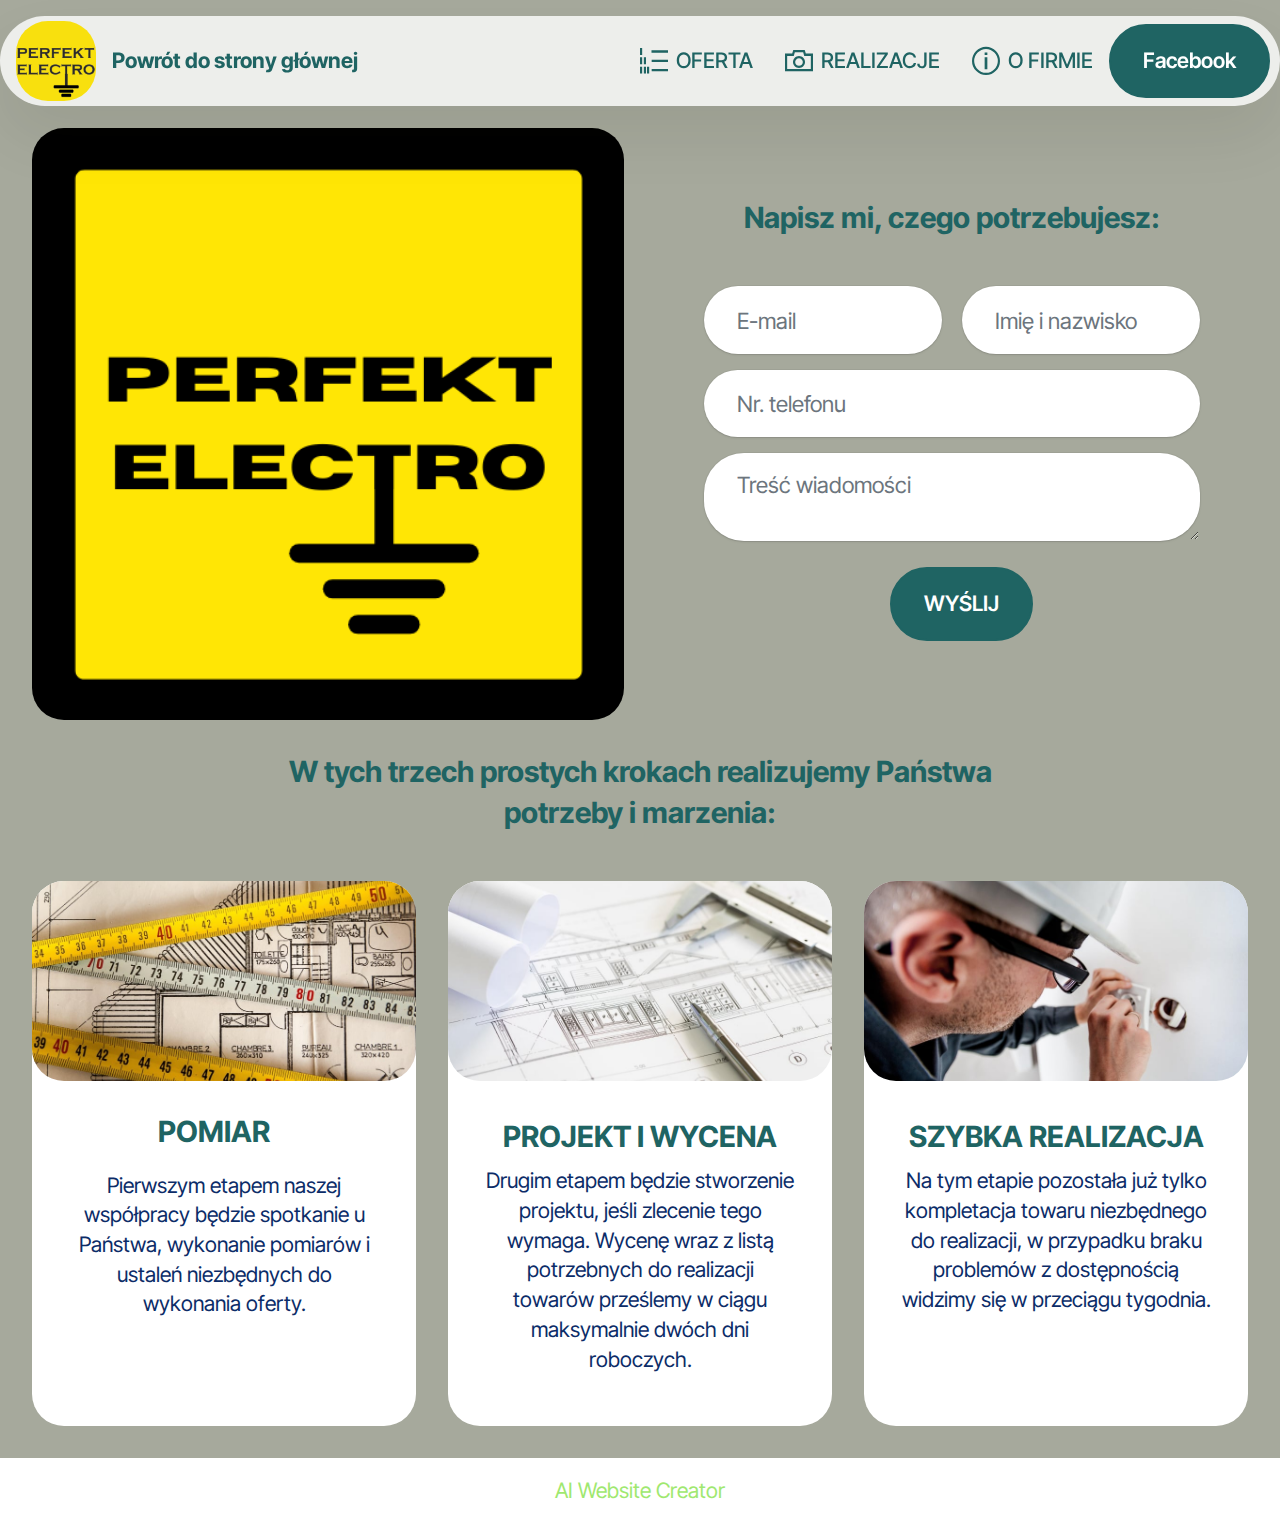
<file: index.html>
<!DOCTYPE html>
<html  >
<head>
  <!-- Site made with Mobirise Website Builder v6.0.1, https://mobirise.com -->
  <meta charset="UTF-8">
  <meta http-equiv="X-UA-Compatible" content="IE=edge">
  <meta name="generator" content="Mobirise v6.0.1, mobirise.com">
  <meta name="viewport" content="width=device-width, initial-scale=1, minimum-scale=1">
  <link rel="shortcut icon" href="assets/images/ver.2-kwadrat.png-2-160x160.png" type="image/x-icon">
  <meta name="description" content="Witajcie na stronie firmy Perfekt Electro!">
  
  
  <title>Strona główna</title>
  <link rel="stylesheet" href="assets/web/assets/mobirise-icons2/mobirise2.css">
  <link rel="stylesheet" href="assets/bootstrap/css/bootstrap.min.css">
  <link rel="stylesheet" href="assets/bootstrap/css/bootstrap-grid.min.css">
  <link rel="stylesheet" href="assets/bootstrap/css/bootstrap-reboot.min.css">
  <link rel="stylesheet" href="assets/dropdown/css/style.css">
  <link rel="stylesheet" href="assets/theme/css/style.css">
  <link rel="preload" href="https://fonts.googleapis.com/css?family=Inter+Tight:100,200,300,400,500,600,700,800,900,100i,200i,300i,400i,500i,600i,700i,800i,900i&display=swap" as="style" onload="this.onload=null;this.rel='stylesheet'">
  <noscript><link rel="stylesheet" href="https://fonts.googleapis.com/css?family=Inter+Tight:100,200,300,400,500,600,700,800,900,100i,200i,300i,400i,500i,600i,700i,800i,900i&display=swap"></noscript>
  <link rel="preload" as="style" href="assets/mobirise/css/mbr-additional.css?v=zYg9H3"><link rel="stylesheet" href="assets/mobirise/css/mbr-additional.css?v=zYg9H3" type="text/css">

  
  
  
</head>
<body>
  
  <section data-bs-version="5.1" class="menu menu5 cid-uHaiH87n0l" once="menu" id="menu05-4">
	

	<nav class="navbar navbar-dropdown navbar-fixed-top navbar-expand-lg">
		<div class="container">
			<div class="navbar-brand">
				<span class="navbar-logo">
					<a href="index.html">
						<img src="assets/images/ver.2-kwadrat.png-2-160x160.png" alt="Mobirise Website Builder" style="height: 5rem;">
					</a>
				</span>
				<span class="navbar-caption-wrap"><a class="navbar-caption text-warning text-primary display-7" href="index.html">Powrót do strony głównej</a></span>
			</div>
			<button class="navbar-toggler" type="button" data-toggle="collapse" data-bs-toggle="collapse" data-target="#navbarSupportedContent" data-bs-target="#navbarSupportedContent" aria-controls="navbarNavAltMarkup" aria-expanded="false" aria-label="Toggle navigation">
				<div class="hamburger">
					<span></span>
					<span></span>
					<span></span>
					<span></span>
				</div>
			</button>
			<div class="collapse navbar-collapse" id="navbarSupportedContent">
				<ul class="navbar-nav nav-dropdown" data-app-modern-menu="true"><li class="nav-item">
						<a class="nav-link link text-warning text-primary display-4" href="page5.html" aria-expanded="false"><span class="mobi-mbri mobi-mbri-numbered-list mbr-iconfont mbr-iconfont-btn"></span>OFERTA</a>
					</li><li class="nav-item">
						<a class="nav-link link text-warning text-primary display-4" href="page4.html"><span class="mobi-mbri mobi-mbri-camera mbr-iconfont mbr-iconfont-btn"></span>REALIZACJE</a>
					</li><li class="nav-item"><a class="nav-link link text-warning text-primary display-4" href="page6.html"><span class="mobi-mbri mobi-mbri-info mbr-iconfont mbr-iconfont-btn"></span>O FIRMIE</a></li></ul>
				<div class="navbar-buttons mbr-section-btn"><a class="btn btn-warning display-4" href="https://www.facebook.com/profile.php?id=61574977557838" target="_blank">Facebook</a></div>
			</div>
		</div>
	</nav>
</section>

<section data-bs-version="5.1" class="form03 cid-uHadAnmjvW" id="form03-3">
    

    

    <div class="container">
        <div class="row justify-content-center">
            <div class="col-12 col-lg item-wrapper">
                <div class="mbr-section-head mb-5">
                    <h3 class="mbr-section-title mbr-fonts-style align-center mb-0 display-5"><strong>Napisz mi, czego potrzebujesz:</strong></h3>
                    
                </div>
                <div class="col-lg-12 mx-auto mbr-form" data-form-type="formoid">
                    <form action="https://mobirise.eu/" method="POST" class="mbr-form form-with-styler" data-form-title="Form Name"><input type="hidden" name="email" data-form-email="true" value="Ax4ZWdJPJ0G+K/v1TFTJmCFPjTGAg2bi81nyu+3apjz3uXGn8TjcBDFKchI7oucgJRocdbo6Er5r2DZzj4Yrn26cIWSh/hvc7tkVHiQ/Y9zB5zmxyhMvyzFt7iLZuLCc">
                        <div class="row">
                            <div hidden="hidden" data-form-alert="" class="alert alert-success col-12">Firma Perfekt Electro dziękuje za kontakt!</div>
                            <div hidden="hidden" data-form-alert-danger="" class="alert alert-danger col-12">
                                Oops...! some problem!
                            </div>
                        </div>
                        <div class="dragArea row">
                            <div class="col-md col-sm-12 form-group mb-3 mb-3" data-for="name">
                                <input type="text" name="name" placeholder="Imię i nazwisko" data-form-field="name" class="form-control" value="" id="name-form03-3">
                            </div>
                            <div class="col-md col-sm-12 form-group mb-3 mb-3" data-for="email">
                                <input type="email" name="email" placeholder="E-mail" data-form-field="email" class="form-control" value="" id="email-form03-3">
                            </div>
                            <div class="col-12 form-group mb-3 mb-3" data-for="phone">
                                <input type="tel" name="phone" placeholder="Nr. telefonu" data-form-field="phone" class="form-control" value="" id="phone-form03-3">
                            </div>
                            <div class="col-12 form-group mb-3 mb-3" data-for="textarea">
                                <textarea name="textarea" placeholder="Treść wiadomości" data-form-field="textarea" class="form-control" id="textarea-form03-3"></textarea>
                            </div>
                            <div class="col-lg-12 col-md-12 col-sm-12 align-center mbr-section-btn"><button type="submit" class="btn btn-warning display-7">
                                    WYŚLIJ</button></div>
                        </div>
                    </form>
                </div>


            </div>
            <div class="col-12 col-lg-6">
                <div class="image-wrapper">
                    <img class="w-100" src="assets/images/perfekt-electro.png-500x500.png" alt="Mobirise Website Builder">
                </div>
            </div>

        </div>
    </div>
</section>

<section data-bs-version="5.1" class="features6 start cid-uHad7AL0p4" id="features06-2">
	
	
	<div class="container-fluid">
		<div class="row justify-content-center">
			<div class="col-12 content-head">
				<div class="mbr-section-head mb-5">
					
					<h5 class="mbr-section-subtitle mbr-fonts-style align-center mb-0 mt-4 display-5"><strong>
						W tych trzech prostych krokach realizujemy Państwa potrzeby i marzenia:</strong></h5>
					
				</div>
			</div>
		</div>
		<div class="row">
			<div class="item features-image col-12 col-md-6 col-lg-4">
				<div class="item-wrapper">
					<div class="item-img">
						<img src="assets/images/mbr-816x555.jpg" alt="Mobirise Website Builder">
					</div>
					<div class="item-content">
						<h5 class="item-title mbr-fonts-style display-5"><p><strong>POMIAR</strong>&nbsp; &nbsp;</p></h5>
						<p class="mbr-text mbr-fonts-style display-7">Pierwszym etapem naszej współpracy będzie spotkanie u Państwa, wykonanie pomiarów i ustaleń niezbędnych do wykonania oferty.</p>
						
					</div>
				</div>
			</div>
			<div class="item features-image col-12 col-md-6 col-lg-4">
				<div class="item-wrapper">
					<div class="item-img">
						<img src="assets/images/mbr-816x544.jpg" alt="Mobirise Website Builder">
					</div>
					<div class="item-content">
						<h5 class="item-title mbr-fonts-style display-5"><strong>PROJEKT I WYCENA</strong></h5>
						<p class="mbr-text mbr-fonts-style display-7">Drugim etapem będzie stworzenie projektu, jeśli zlecenie tego wymaga. Wycenę wraz z listą potrzebnych do realizacji towarów prześlemy w ciągu maksymalnie dwóch dni roboczych.</p>
						
					</div>
				</div>
			</div>
			<div class="item features-image col-12 col-md-6 col-lg-4">
				<div class="item-wrapper">
					<div class="item-img">
						<img src="assets/images/mbr-816x543.jpg" alt="Mobirise Website Builder">
					</div>
					<div class="item-content">
						<h5 class="item-title mbr-fonts-style display-5"><strong>SZYBKA REALIZACJA</strong></h5>
						<p class="mbr-text mbr-fonts-style display-7">Na tym etapie pozostała już tylko kompletacja towaru niezbędnego do realizacji, w przypadku braku problemów z dostępnością widzimy się w przeciągu tygodnia.</p>
						
					</div>
				</div>
			</div>
		</div>
	</div>
</section><section class="display-7" style="padding: 0;align-items: center;justify-content: center;flex-wrap: wrap;    align-content: center;display: flex;position: relative;height: 4rem;"><a href="https://mobiri.se/" style="flex: 1 1;height: 4rem;position: absolute;width: 100%;z-index: 1;"><img alt="" style="height: 4rem;" src="[data-uri]"></a><p style="margin: 0;text-align: center;" class="display-7">&#8204;</p><a style="z-index:1" href="https://mobirise.com/builder/ai-website-creator.html">AI Website Creator</a></section><script src="assets/bootstrap/js/bootstrap.bundle.min.js"></script>  <script src="assets/smoothscroll/smooth-scroll.js"></script>  <script src="assets/ytplayer/index.js"></script>  <script src="assets/dropdown/js/navbar-dropdown.js"></script>  <script src="assets/theme/js/script.js"></script>  <script src="assets/formoid/formoid.min.js"></script>  
  
  
</body>
</html>
</file>
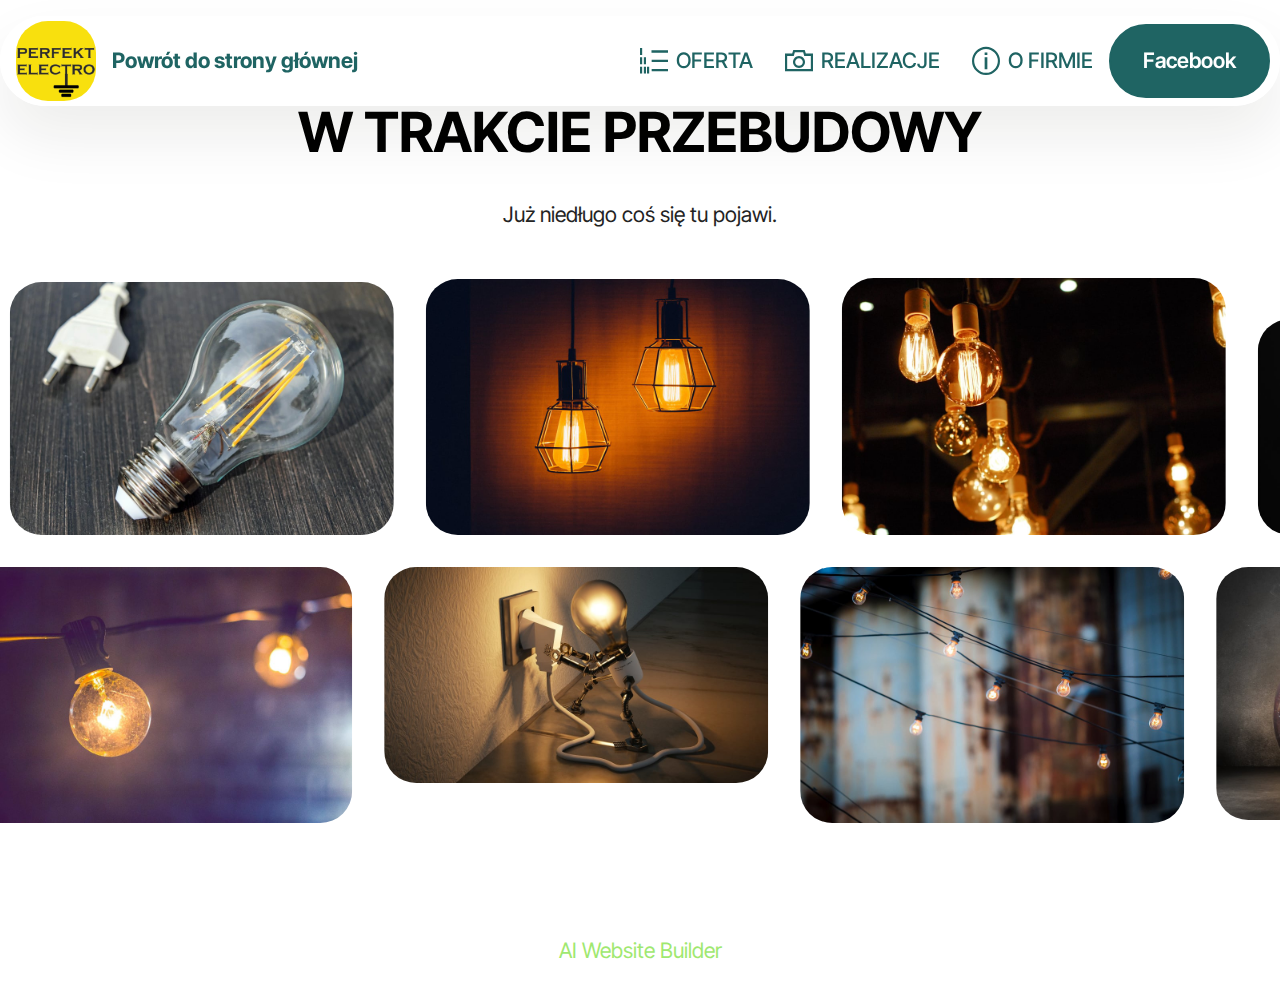
<file: page4.html>
<!DOCTYPE html>
<html  >
<head>
  <!-- Site made with Mobirise Website Builder v6.0.1, https://mobirise.com -->
  <meta charset="UTF-8">
  <meta http-equiv="X-UA-Compatible" content="IE=edge">
  <meta name="generator" content="Mobirise v6.0.1, mobirise.com">
  <meta name="viewport" content="width=device-width, initial-scale=1, minimum-scale=1">
  <link rel="shortcut icon" href="assets/images/ver.2-kwadrat.png-2-160x160.png" type="image/x-icon">
  <meta name="description" content="Galeria naszych dokonań :-)">
  
  
  <title>Realizacje</title>
  <link rel="stylesheet" href="assets/web/assets/mobirise-icons2/mobirise2.css">
  <link rel="stylesheet" href="assets/bootstrap/css/bootstrap.min.css">
  <link rel="stylesheet" href="assets/bootstrap/css/bootstrap-grid.min.css">
  <link rel="stylesheet" href="assets/bootstrap/css/bootstrap-reboot.min.css">
  <link rel="stylesheet" href="assets/dropdown/css/style.css">
  <link rel="stylesheet" href="assets/theme/css/style.css">
  <link rel="preload" href="https://fonts.googleapis.com/css?family=Inter+Tight:100,200,300,400,500,600,700,800,900,100i,200i,300i,400i,500i,600i,700i,800i,900i&display=swap" as="style" onload="this.onload=null;this.rel='stylesheet'">
  <noscript><link rel="stylesheet" href="https://fonts.googleapis.com/css?family=Inter+Tight:100,200,300,400,500,600,700,800,900,100i,200i,300i,400i,500i,600i,700i,800i,900i&display=swap"></noscript>
  <link rel="preload" as="style" href="assets/mobirise/css/mbr-additional.css?v=UwRtgw"><link rel="stylesheet" href="assets/mobirise/css/mbr-additional.css?v=UwRtgw" type="text/css">

  
  
  
</head>
<body>
  
  <section data-bs-version="5.1" class="menu menu5 cid-uHeGkL0P43" once="menu" id="menu05-9">
	

	<nav class="navbar navbar-dropdown navbar-fixed-top navbar-expand-lg">
		<div class="container">
			<div class="navbar-brand">
				<span class="navbar-logo">
					<a href="index.html">
						<img src="assets/images/ver.2-kwadrat.png-2-160x160.png" alt="Mobirise Website Builder" style="height: 5rem;">
					</a>
				</span>
				<span class="navbar-caption-wrap"><a class="navbar-caption text-warning text-primary display-7" href="index.html">Powrót do strony głównej</a></span>
			</div>
			<button class="navbar-toggler" type="button" data-toggle="collapse" data-bs-toggle="collapse" data-target="#navbarSupportedContent" data-bs-target="#navbarSupportedContent" aria-controls="navbarNavAltMarkup" aria-expanded="false" aria-label="Toggle navigation">
				<div class="hamburger">
					<span></span>
					<span></span>
					<span></span>
					<span></span>
				</div>
			</button>
			<div class="collapse navbar-collapse" id="navbarSupportedContent">
				<ul class="navbar-nav nav-dropdown" data-app-modern-menu="true"><li class="nav-item">
						<a class="nav-link link text-warning text-primary display-4" href="page5.html" aria-expanded="false"><span class="mobi-mbri mobi-mbri-numbered-list mbr-iconfont mbr-iconfont-btn"></span>OFERTA</a>
					</li><li class="nav-item">
						<a class="nav-link link text-warning text-primary display-4" href="page4.html"><span class="mobi-mbri mobi-mbri-camera mbr-iconfont mbr-iconfont-btn"></span>REALIZACJE</a>
					</li><li class="nav-item"><a class="nav-link link text-warning text-primary display-4" href="page6.html"><span class="mobi-mbri mobi-mbri-info mbr-iconfont mbr-iconfont-btn"></span>O FIRMIE</a></li></ul>
				<div class="navbar-buttons mbr-section-btn"><a class="btn btn-warning display-4" href="https://www.facebook.com/profile.php?id=61574977557838" target="_blank">Facebook</a></div>
			</div>
		</div>
	</nav>
</section>

<section data-bs-version="5.1" class="gallery4 cid-uHeKfI5H80" id="gallery04-m">
  
  
  <div class="container-fluid gallery-wrapper">
    <div class="row justify-content-center">
      <div class="col-12 content-head">
        <div class="mbr-section-head mb-5">
          <h4 class="mbr-section-title mbr-fonts-style align-center mb-0 display-2"><strong>W TRAKCIE PRZEBUDOWY</strong></h4>
          <h5 class="mbr-section-subtitle mbr-fonts-style align-center mb-0 mt-4 display-7">
            Już niedługo coś się tu pojawi.</h5>
        </div>
      </div>
    </div>
    <div class="grid-container">
      <div class="grid-container-1" style="transform: translate3d(-200px, 0px, 0px);">
        <div class="grid-item">
          <img src="assets/images/mbr-960x633.jpg" alt="Mobirise Website Builder">
        </div>
        <div class="grid-item">
          <img src="assets/images/mbr-960x640.jpg" alt="Mobirise Website Builder">
        </div>
        <div class="grid-item">
          <img src="assets/images/mbr-960x643.jpg" alt="Mobirise Website Builder">
        </div>
        <div class="grid-item">
          <img src="assets/images/mbr-960x540.jpg" alt="Mobirise Website Builder">
        </div>
      </div>
      <div class="grid-container-2" style="transform: translate3d(-70px, 0px, 0px);">
        <div class="grid-item">
          <img src="assets/images/mbr-1-960x633.jpg" alt="Mobirise Website Builder">
        </div>
        <div class="grid-item">
          <img src="assets/images/mbr-1-960x640.jpg" alt="Mobirise Website Builder">
        </div>
        <div class="grid-item">
          <img src="assets/images/mbr-1-960x540.jpg" alt="Mobirise Website Builder">
        </div>
        <div class="grid-item">
          <img src="assets/images/mbr-2-960x640.jpg" alt="Mobirise Website Builder">
        </div>
      </div>
    </div>
  </div>
</section><section class="display-7" style="padding: 0;align-items: center;justify-content: center;flex-wrap: wrap;    align-content: center;display: flex;position: relative;height: 4rem;"><a href="https://mobiri.se/" style="flex: 1 1;height: 4rem;position: absolute;width: 100%;z-index: 1;"><img alt="" style="height: 4rem;" src="[data-uri]"></a><p style="margin: 0;text-align: center;" class="display-7">&#8204;</p><a style="z-index:1" href="https://mobirise.com/builder/ai-website-builder.html">AI Website Builder</a></section><script src="assets/bootstrap/js/bootstrap.bundle.min.js"></script>  <script src="assets/smoothscroll/smooth-scroll.js"></script>  <script src="assets/ytplayer/index.js"></script>  <script src="assets/dropdown/js/navbar-dropdown.js"></script>  <script src="assets/scrollgallery/scroll-gallery.js"></script>  <script src="assets/theme/js/script.js"></script>  
  
  
</body>
</html>
</file>
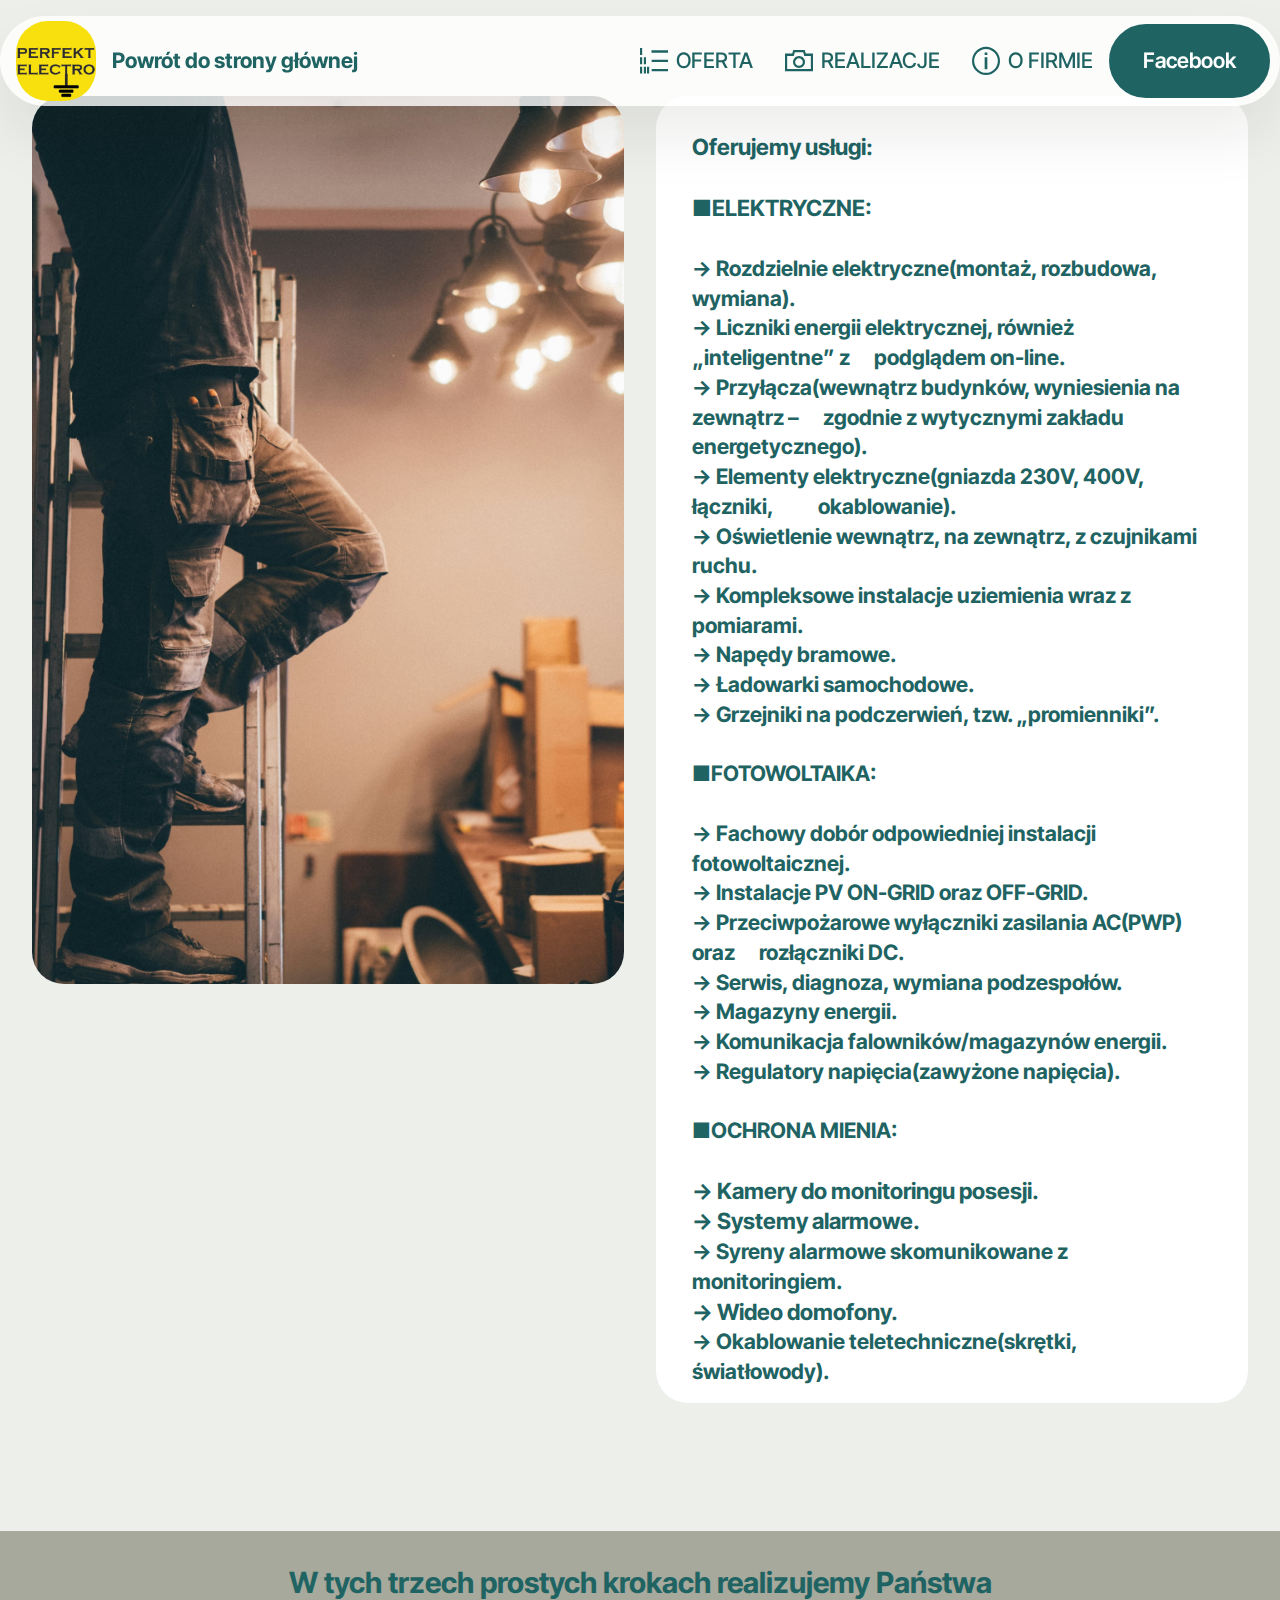
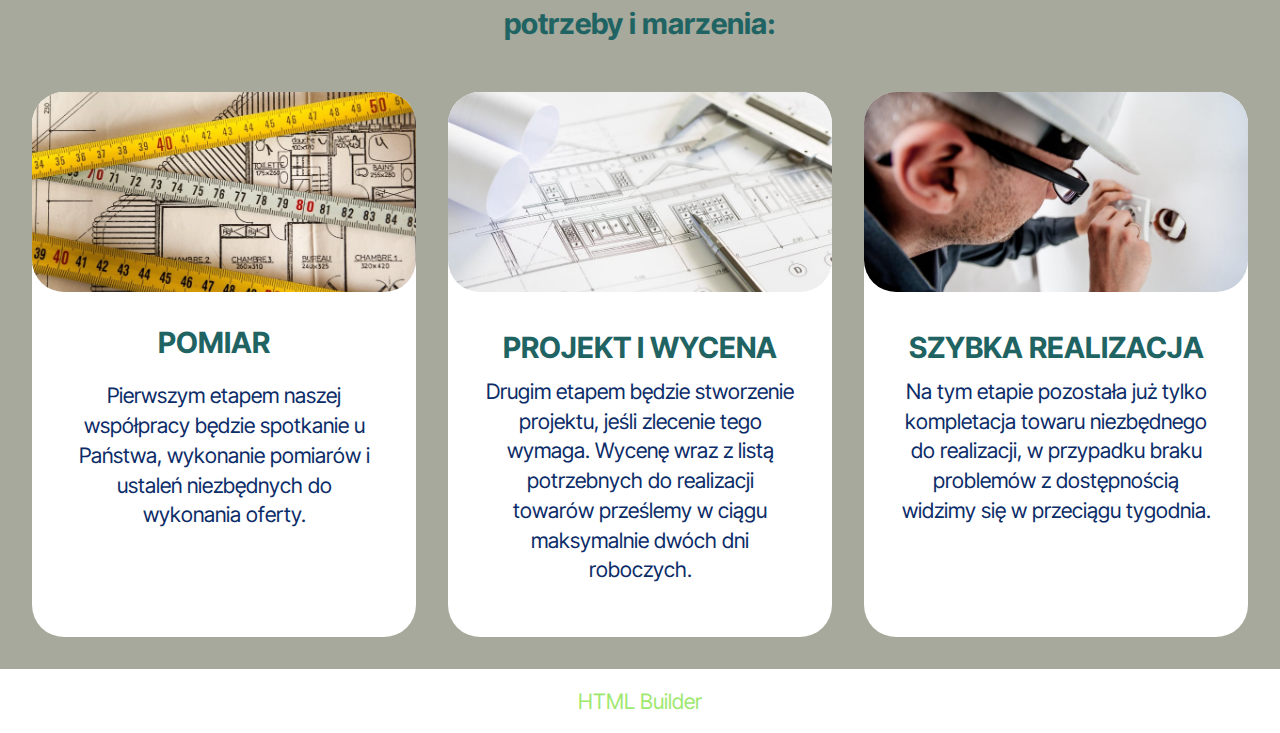
<file: page5.html>
<!DOCTYPE html>
<html  >
<head>
  <!-- Site made with Mobirise Website Builder v6.0.1, https://mobirise.com -->
  <meta charset="UTF-8">
  <meta http-equiv="X-UA-Compatible" content="IE=edge">
  <meta name="generator" content="Mobirise v6.0.1, mobirise.com">
  <meta name="viewport" content="width=device-width, initial-scale=1, minimum-scale=1">
  <link rel="shortcut icon" href="assets/images/ver.2-kwadrat.png-2-160x160.png" type="image/x-icon">
  <meta name="description" content="Znajdziecie tu Państwo niektóre z usług, które oferujemy, ale jesteśmy otwarci na nowe wyzwania, wynikające z Państwa potrzeb.">
  
  
  <title>Oferta</title>
  <link rel="stylesheet" href="assets/web/assets/mobirise-icons2/mobirise2.css">
  <link rel="stylesheet" href="assets/bootstrap/css/bootstrap.min.css">
  <link rel="stylesheet" href="assets/bootstrap/css/bootstrap-grid.min.css">
  <link rel="stylesheet" href="assets/bootstrap/css/bootstrap-reboot.min.css">
  <link rel="stylesheet" href="assets/dropdown/css/style.css">
  <link rel="stylesheet" href="assets/theme/css/style.css">
  <link rel="preload" href="https://fonts.googleapis.com/css?family=Inter+Tight:100,200,300,400,500,600,700,800,900,100i,200i,300i,400i,500i,600i,700i,800i,900i&display=swap" as="style" onload="this.onload=null;this.rel='stylesheet'">
  <noscript><link rel="stylesheet" href="https://fonts.googleapis.com/css?family=Inter+Tight:100,200,300,400,500,600,700,800,900,100i,200i,300i,400i,500i,600i,700i,800i,900i&display=swap"></noscript>
  <link rel="preload" as="style" href="assets/mobirise/css/mbr-additional.css?v=FKtx1I"><link rel="stylesheet" href="assets/mobirise/css/mbr-additional.css?v=FKtx1I" type="text/css">

  
  
  
</head>
<body>
  
  <section data-bs-version="5.1" class="menu menu5 cid-uHeGFVm9vL" once="menu" id="menu05-d">
	

	<nav class="navbar navbar-dropdown navbar-fixed-top navbar-expand-lg">
		<div class="container">
			<div class="navbar-brand">
				<span class="navbar-logo">
					<a href="index.html">
						<img src="assets/images/ver.2-kwadrat.png-2-160x160.png" alt="Mobirise Website Builder" style="height: 5rem;">
					</a>
				</span>
				<span class="navbar-caption-wrap"><a class="navbar-caption text-warning text-primary display-7" href="index.html">Powrót do strony głównej</a></span>
			</div>
			<button class="navbar-toggler" type="button" data-toggle="collapse" data-bs-toggle="collapse" data-target="#navbarSupportedContent" data-bs-target="#navbarSupportedContent" aria-controls="navbarNavAltMarkup" aria-expanded="false" aria-label="Toggle navigation">
				<div class="hamburger">
					<span></span>
					<span></span>
					<span></span>
					<span></span>
				</div>
			</button>
			<div class="collapse navbar-collapse" id="navbarSupportedContent">
				<ul class="navbar-nav nav-dropdown" data-app-modern-menu="true"><li class="nav-item">
						<a class="nav-link link text-warning text-primary display-4" href="page5.html" aria-expanded="false"><span class="mobi-mbri mobi-mbri-numbered-list mbr-iconfont mbr-iconfont-btn"></span>OFERTA</a>
					</li><li class="nav-item">
						<a class="nav-link link text-warning text-primary display-4" href="page4.html"><span class="mobi-mbri mobi-mbri-camera mbr-iconfont mbr-iconfont-btn"></span>REALIZACJE</a>
					</li><li class="nav-item"><a class="nav-link link text-warning text-primary display-4" href="page6.html"><span class="mobi-mbri mobi-mbri-info mbr-iconfont mbr-iconfont-btn"></span>O FIRMIE</a></li></ul>
				<div class="navbar-buttons mbr-section-btn"><a class="btn btn-warning display-4" href="https://www.facebook.com/profile.php?id=61574977557838" target="_blank">Facebook</a></div>
			</div>
		</div>
	</nav>
</section>

<section data-bs-version="5.1" class="features031 cid-uHeKYGF5NG" id="features031-n">
    
    
    
    <div class="container-fluid">
        
        <div class="row justify-content-center  blockContent">
            <div class="col-12 col-lg">
                <div class="item-wrapper align-left">
                    <div class="counter-container mbr-text mbr-fonts-style display-7">
                        <div style="text-align: left;"><strong style="font-size: 1.4rem;">Oferujemy usługi:</strong></div><div style="text-align: left;"><strong style="font-size: 1.4rem;"><br></strong></div><div style="text-align: left;"><strong style="font-size: 1.4rem;">■ELEKTRYCZNE:</strong></div><div style="text-align: left;"><br></div><div style="text-align: left;"><strong>→ Rozdzielnie elektryczne(montaż, rozbudowa, wymiana).
</strong></div><div style="text-align: left;"><strong>→ Liczniki energii elektrycznej, również „inteligentne” z </strong>&nbsp;&nbsp;&nbsp;&nbsp;<strong>podglądem on-line.
</strong></div><div style="text-align: left;"><strong>→ Przyłącza(wewnątrz budynków, wyniesienia na zewnątrz – </strong>&nbsp;&nbsp;&nbsp;&nbsp;<strong>zgodnie z wytycznymi zakładu energetycznego).
</strong></div><div style="text-align: left;"><strong>→ Elementy elektryczne(gniazda 230V, 400V, łączniki,&nbsp; &nbsp; &nbsp; </strong>&nbsp;&nbsp;&nbsp;&nbsp;<strong>okablowanie).
</strong></div><div style="text-align: left;"><strong>→ Oświetlenie wewnątrz, na zewnątrz, z czujnikami ruchu.
</strong></div><div style="text-align: left;"><strong>→ Kompleksowe instalacje uziemienia wraz z pomiarami.
</strong></div><div style="text-align: left;"><strong>→ Napędy bramowe.
</strong></div><div style="text-align: left;"><strong>→ Ładowarki samochodowe.
</strong></div><div style="text-align: left;"><strong>→ Grzejniki na podczerwień, tzw. „promienniki”.</strong></div><div style="text-align: left;"><strong><br></strong></div><div style="text-align: left;"><strong>
</strong></div><div style="text-align: left;"><strong>■FOTOWOLTAIKA:</strong></div><div style="text-align: left;"><strong><br></strong></div><div style="text-align: left;"><strong>→ Fachowy dobór odpowiedniej instalacji fotowoltaicznej.
</strong></div><div style="text-align: left;"><strong>→ Instalacje PV ON-GRID oraz OFF-GRID.</strong></div><div style="text-align: left;"><strong>→ Przeciwpożarowe wyłączniki zasilania AC(PWP) oraz </strong>&nbsp;&nbsp;&nbsp;&nbsp;<strong>rozłączniki DC.
</strong></div><div style="text-align: left;"><strong>→ Serwis, diagnoza, wymiana podzespołów.
</strong></div><div style="text-align: left;"><strong>→ Magazyny energii.
</strong></div><div style="text-align: left;"><strong>→ Komunikacja falowników/magazynów energii.
</strong></div><div style="text-align: left;"><strong>→ Regulatory napięcia(zawyżone napięcia).</strong></div><div style="text-align: left;"><strong><br></strong></div><div style="text-align: left;"><strong>
</strong></div><div style="text-align: left;"><strong>■OCHRONA MIENIA:</strong></div><div style="text-align: left;"><strong><br></strong></div><div style="text-align: left;"><strong style="font-size: 1.4rem;">→ Kamery do monitoringu posesji.</strong></div><div style="text-align: left;"><strong style="font-size: 1.4rem;">→ Systemy alarmowe.</strong><br></div><div style="text-align: left;"><strong>→ Syreny alarmowe skomunikowane z monitoringiem.
</strong></div><div style="text-align: left;"><strong style="font-size: 1.4rem;">→ Wideo domofony.</strong><br></div><div style="text-align: left;"><strong> 
</strong></div><div style="text-align: left;"><strong>→ Okablowanie teletechniczne(skrętki, światłowody).</strong></div>
                    </div>
                </div>
            </div>
            <div class="col-12 col-lg-6">
                <div class="image-wrapper">
                    <img class="w-100" src="assets/images/david-cain-tvpi5phpnfw-unsplash.jpg-1421x2132.jpg" alt="Mobirise Website Builder">
                </div>
            </div>

        </div>
    </div>
</section>

<section data-bs-version="5.1" class="features6 start cid-uHeGFXaDYT" id="features06-f">
	
	
	<div class="container-fluid">
		<div class="row justify-content-center">
			<div class="col-12 content-head">
				<div class="mbr-section-head mb-5">
					
					<h5 class="mbr-section-subtitle mbr-fonts-style align-center mb-0 mt-4 display-5"><strong>
						W tych trzech prostych krokach realizujemy Państwa potrzeby i marzenia:</strong></h5>
					
				</div>
			</div>
		</div>
		<div class="row">
			<div class="item features-image col-12 col-md-6 col-lg-4">
				<div class="item-wrapper">
					<div class="item-img">
						<img src="assets/images/mbr-816x555.jpg" alt="Mobirise Website Builder">
					</div>
					<div class="item-content">
						<h5 class="item-title mbr-fonts-style display-5"><p><strong>POMIAR</strong>&nbsp; &nbsp;</p></h5>
						<p class="mbr-text mbr-fonts-style display-7">Pierwszym etapem naszej współpracy będzie spotkanie u Państwa, wykonanie pomiarów i ustaleń niezbędnych do wykonania oferty.</p>
						
					</div>
				</div>
			</div>
			<div class="item features-image col-12 col-md-6 col-lg-4">
				<div class="item-wrapper">
					<div class="item-img">
						<img src="assets/images/mbr-816x544.jpg" alt="Mobirise Website Builder">
					</div>
					<div class="item-content">
						<h5 class="item-title mbr-fonts-style display-5"><strong>PROJEKT I WYCENA</strong></h5>
						<p class="mbr-text mbr-fonts-style display-7">Drugim etapem będzie stworzenie projektu, jeśli zlecenie tego wymaga. Wycenę wraz z listą potrzebnych do realizacji towarów prześlemy w ciągu maksymalnie dwóch dni roboczych.</p>
						
					</div>
				</div>
			</div>
			<div class="item features-image col-12 col-md-6 col-lg-4">
				<div class="item-wrapper">
					<div class="item-img">
						<img src="assets/images/mbr-816x543.jpg" alt="Mobirise Website Builder">
					</div>
					<div class="item-content">
						<h5 class="item-title mbr-fonts-style display-5"><strong>SZYBKA REALIZACJA</strong></h5>
						<p class="mbr-text mbr-fonts-style display-7">Na tym etapie pozostała już tylko kompletacja towaru niezbędnego do realizacji, w przypadku braku problemów z dostępnością widzimy się w przeciągu tygodnia.</p>
						
					</div>
				</div>
			</div>
		</div>
	</div>
</section><section class="display-7" style="padding: 0;align-items: center;justify-content: center;flex-wrap: wrap;    align-content: center;display: flex;position: relative;height: 4rem;"><a href="https://mobiri.se/" style="flex: 1 1;height: 4rem;position: absolute;width: 100%;z-index: 1;"><img alt="" style="height: 4rem;" src="[data-uri]"></a><p style="margin: 0;text-align: center;" class="display-7">&#8204;</p><a style="z-index:1" href="https://mobirise.com/html-builder.html">HTML Builder</a></section><script src="assets/bootstrap/js/bootstrap.bundle.min.js"></script>  <script src="assets/smoothscroll/smooth-scroll.js"></script>  <script src="assets/ytplayer/index.js"></script>  <script src="assets/dropdown/js/navbar-dropdown.js"></script>  <script src="assets/theme/js/script.js"></script>  
  
  
</body>
</html>
</file>
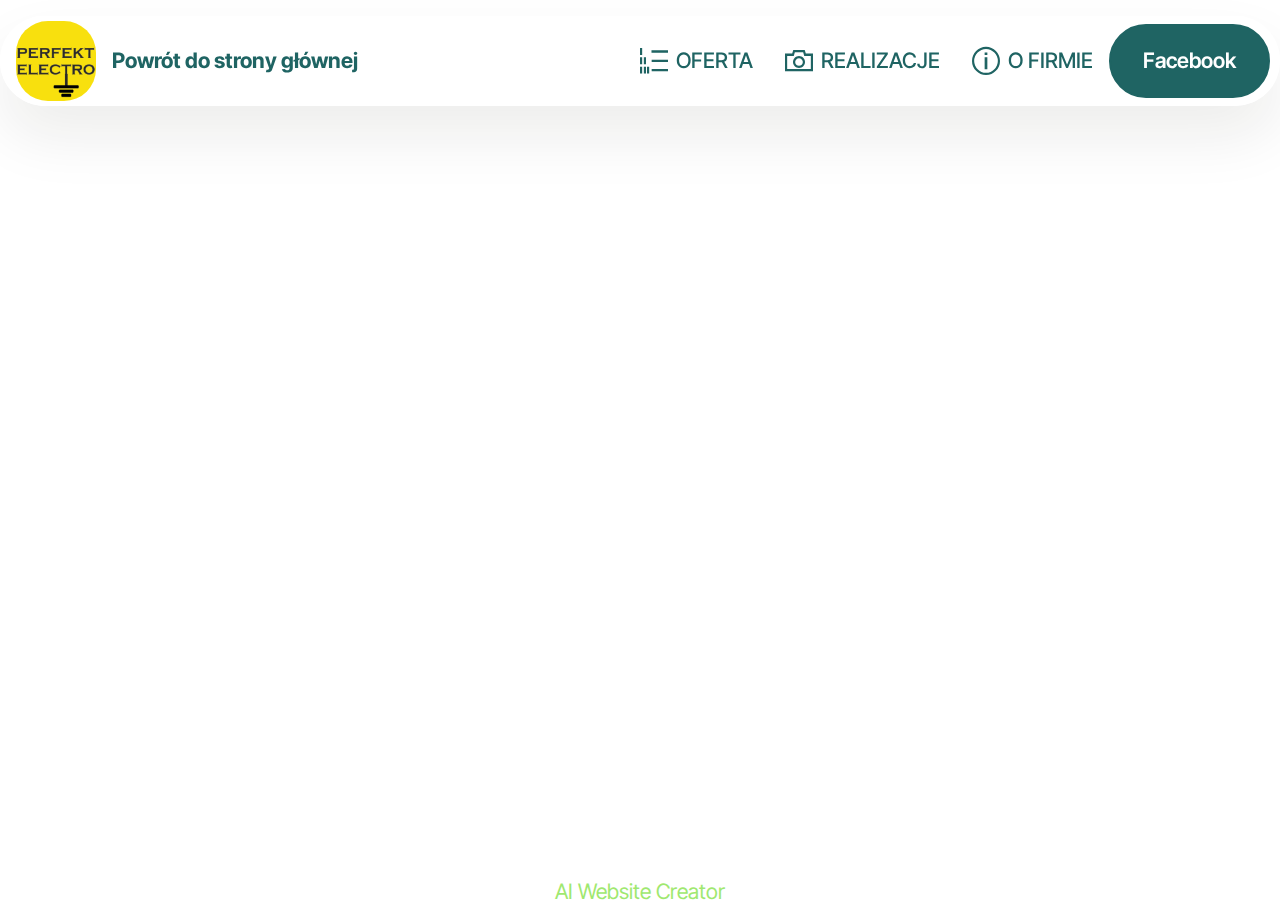
<file: page6.html>
<!DOCTYPE html>
<html  >
<head>
  <!-- Site made with Mobirise Website Builder v6.0.1, https://mobirise.com -->
  <meta charset="UTF-8">
  <meta http-equiv="X-UA-Compatible" content="IE=edge">
  <meta name="generator" content="Mobirise v6.0.1, mobirise.com">
  <meta name="viewport" content="width=device-width, initial-scale=1, minimum-scale=1">
  <link rel="shortcut icon" href="assets/images/ver.2-kwadrat.png-2-160x160.png" type="image/x-icon">
  <meta name="description" content="Podstawowe informacje kontaktowe i sposoby rozliczania dostosowane do potrzeb klientów.">
  
  
  <title>O firmie</title>
  <link rel="stylesheet" href="assets/web/assets/mobirise-icons2/mobirise2.css">
  <link rel="stylesheet" href="assets/bootstrap/css/bootstrap.min.css">
  <link rel="stylesheet" href="assets/bootstrap/css/bootstrap-grid.min.css">
  <link rel="stylesheet" href="assets/bootstrap/css/bootstrap-reboot.min.css">
  <link rel="stylesheet" href="assets/dropdown/css/style.css">
  <link rel="stylesheet" href="assets/theme/css/style.css">
  <link rel="preload" href="https://fonts.googleapis.com/css?family=Inter+Tight:100,200,300,400,500,600,700,800,900,100i,200i,300i,400i,500i,600i,700i,800i,900i&display=swap" as="style" onload="this.onload=null;this.rel='stylesheet'">
  <noscript><link rel="stylesheet" href="https://fonts.googleapis.com/css?family=Inter+Tight:100,200,300,400,500,600,700,800,900,100i,200i,300i,400i,500i,600i,700i,800i,900i&display=swap"></noscript>
  <link rel="preload" as="style" href="assets/mobirise/css/mbr-additional.css?v=utaTGP"><link rel="stylesheet" href="assets/mobirise/css/mbr-additional.css?v=utaTGP" type="text/css">

  
  
  
</head>
<body>
  
  <section data-bs-version="5.1" class="menu menu5 cid-uHeGWcMD0G" once="menu" id="menu05-h">
	

	<nav class="navbar navbar-dropdown navbar-fixed-top navbar-expand-lg">
		<div class="container">
			<div class="navbar-brand">
				<span class="navbar-logo">
					<a href="index.html">
						<img src="assets/images/ver.2-kwadrat.png-2-160x160.png" alt="Mobirise Website Builder" style="height: 5rem;">
					</a>
				</span>
				<span class="navbar-caption-wrap"><a class="navbar-caption text-warning text-primary display-7" href="index.html">Powrót do strony głównej</a></span>
			</div>
			<button class="navbar-toggler" type="button" data-toggle="collapse" data-bs-toggle="collapse" data-target="#navbarSupportedContent" data-bs-target="#navbarSupportedContent" aria-controls="navbarNavAltMarkup" aria-expanded="false" aria-label="Toggle navigation">
				<div class="hamburger">
					<span></span>
					<span></span>
					<span></span>
					<span></span>
				</div>
			</button>
			<div class="collapse navbar-collapse" id="navbarSupportedContent">
				<ul class="navbar-nav nav-dropdown" data-app-modern-menu="true"><li class="nav-item">
						<a class="nav-link link text-warning text-primary display-4" href="page5.html" aria-expanded="false"><span class="mobi-mbri mobi-mbri-numbered-list mbr-iconfont mbr-iconfont-btn"></span>OFERTA</a>
					</li><li class="nav-item">
						<a class="nav-link link text-warning text-primary display-4" href="page4.html"><span class="mobi-mbri mobi-mbri-camera mbr-iconfont mbr-iconfont-btn"></span>REALIZACJE</a>
					</li><li class="nav-item"><a class="nav-link link text-warning text-primary display-4" href="page6.html"><span class="mobi-mbri mobi-mbri-info mbr-iconfont mbr-iconfont-btn"></span>O FIRMIE</a></li></ul>
				<div class="navbar-buttons mbr-section-btn"><a class="btn btn-warning display-4" href="https://www.facebook.com/profile.php?id=61574977557838" target="_blank">Facebook</a></div>
			</div>
		</div>
	</nav>
</section>

<section class="facebook-page cid-uHfDNvQVO3" id="facebook-page-o">
    
    <div class="container">
        
        <div class="row justify-content-center mt-4">
            <iframe width="340" height="500" style="border:none;overflow:hidden" scrolling="no" frameborder="0" allowtransparency="true" allow="encrypted-media" src="https://www.facebook.com/plugins/page.php?href=https://www.facebook.com/profile.php?id=61574977557838&amp;tabs=timeline,events,messages&amp;width=500&amp;height=620&amp;small_header=false&amp;adapt_container_width=true&amp;hide_cover=false&amp;hide_cta=false&amp;appId=2773163886047820"></iframe>
        </div>
    </div>
</section><section class="display-7" style="padding: 0;align-items: center;justify-content: center;flex-wrap: wrap;    align-content: center;display: flex;position: relative;height: 4rem;"><a href="https://mobiri.se/" style="flex: 1 1;height: 4rem;position: absolute;width: 100%;z-index: 1;"><img alt="" style="height: 4rem;" src="[data-uri]"></a><p style="margin: 0;text-align: center;" class="display-7">&#8204;</p><a style="z-index:1" href="https://mobirise.com/builder/ai-website-creator.html">AI Website Creator</a></section><script src="assets/bootstrap/js/bootstrap.bundle.min.js"></script>  <script src="assets/smoothscroll/smooth-scroll.js"></script>  <script src="assets/ytplayer/index.js"></script>  <script src="assets/dropdown/js/navbar-dropdown.js"></script>  <script src="https://connect.facebook.net/en_US/sdk.js#xfbml=1&autoLogAppEvents=1&version=v8.0&appId=3122493341137768"></script>  <script src="assets/theme/js/script.js"></script>  
  
  
</body>
</html>
</file>
<file: assets/web/assets/mobirise-icons2/mobirise2.css>
@font-face {
  font-family: 'Moririse2';
  font-display: swap;
  src:  url('mobirise2.eot?f2bix4');
  src:  url('mobirise2.eot?f2bix4#iefix') format('embedded-opentype'),
    url('mobirise2.ttf?f2bix4') format('truetype'),
    url('mobirise2.woff?f2bix4') format('woff'),
    url('mobirise2.svg?f2bix4#mobirise2') format('svg');
  font-weight: normal;
  font-style: normal;
}

[class^="mobi-"], [class*=" mobi-"] {
  /* use !important to prevent issues with browser extensions that change fonts */
  font-family: 'Moririse2' !important;
  speak: none;
  font-style: normal;
  font-weight: normal;
  font-variant: normal;
  text-transform: none;
  line-height: 1;

  /* Better Font Rendering =========== */
  -webkit-font-smoothing: antialiased;
  -moz-osx-font-smoothing: grayscale;
}

.mobi-mbri-add-submenu:before {
  content: "\e900";
}
.mobi-mbri-alert:before {
  content: "\e901";
}
.mobi-mbri-align-center:before {
  content: "\e902";
}
.mobi-mbri-align-justify:before {
  content: "\e903";
}
.mobi-mbri-align-left:before {
  content: "\e904";
}
.mobi-mbri-align-right:before {
  content: "\e905";
}
.mobi-mbri-android:before {
  content: "\e906";
}
.mobi-mbri-apple:before {
  content: "\e907";
}
.mobi-mbri-arrow-down:before {
  content: "\e908";
}
.mobi-mbri-arrow-next:before {
  content: "\e909";
}
.mobi-mbri-arrow-prev:before {
  content: "\e90a";
}
.mobi-mbri-arrow-up:before {
  content: "\e90b";
}
.mobi-mbri-bold:before {
  content: "\e90c";
}
.mobi-mbri-bookmark:before {
  content: "\e90d";
}
.mobi-mbri-bootstrap:before {
  content: "\e90e";
}
.mobi-mbri-briefcase:before {
  content: "\e90f";
}
.mobi-mbri-browse:before {
  content: "\e910";
}
.mobi-mbri-bulleted-list:before {
  content: "\e911";
}
.mobi-mbri-calendar:before {
  content: "\e912";
}
.mobi-mbri-camera:before {
  content: "\e913";
}
.mobi-mbri-cart-add:before {
  content: "\e914";
}
.mobi-mbri-cart-full:before {
  content: "\e915";
}
.mobi-mbri-cash:before {
  content: "\e916";
}
.mobi-mbri-change-style:before {
  content: "\e917";
}
.mobi-mbri-chat:before {
  content: "\e918";
}
.mobi-mbri-clock:before {
  content: "\e919";
}
.mobi-mbri-close:before {
  content: "\e91a";
}
.mobi-mbri-cloud:before {
  content: "\e91b";
}
.mobi-mbri-code:before {
  content: "\e91c";
}
.mobi-mbri-contact-form:before {
  content: "\e91d";
}
.mobi-mbri-credit-card:before {
  content: "\e91e";
}
.mobi-mbri-cursor-click:before {
  content: "\e91f";
}
.mobi-mbri-cust-feedback:before {
  content: "\e920";
}
.mobi-mbri-database:before {
  content: "\e921";
}
.mobi-mbri-delivery:before {
  content: "\e922";
}
.mobi-mbri-desktop:before {
  content: "\e923";
}
.mobi-mbri-devices:before {
  content: "\e924";
}
.mobi-mbri-down:before {
  content: "\e925";
}
.mobi-mbri-download-2:before {
  content: "\e926";
}
.mobi-mbri-download:before {
  content: "\e927";
}
.mobi-mbri-drag-n-drop-2:before {
  content: "\e928";
}
.mobi-mbri-drag-n-drop:before {
  content: "\e929";
}
.mobi-mbri-edit-2:before {
  content: "\e92a";
}
.mobi-mbri-edit:before {
  content: "\e92b";
}
.mobi-mbri-error:before {
  content: "\e92c";
}
.mobi-mbri-extension:before {
  content: "\e92d";
}
.mobi-mbri-features:before {
  content: "\e92e";
}
.mobi-mbri-file:before {
  content: "\e92f";
}
.mobi-mbri-flag:before {
  content: "\e930";
}
.mobi-mbri-folder:before {
  content: "\e931";
}
.mobi-mbri-gift:before {
  content: "\e932";
}
.mobi-mbri-github:before {
  content: "\e933";
}
.mobi-mbri-globe-2:before {
  content: "\e934";
}
.mobi-mbri-globe:before {
  content: "\e935";
}
.mobi-mbri-growing-chart:before {
  content: "\e936";
}
.mobi-mbri-hearth:before {
  content: "\e937";
}
.mobi-mbri-help:before {
  content: "\e938";
}
.mobi-mbri-home:before {
  content: "\e939";
}
.mobi-mbri-hot-cup:before {
  content: "\e93a";
}
.mobi-mbri-idea:before {
  content: "\e93b";
}
.mobi-mbri-image-gallery:before {
  content: "\e93c";
}
.mobi-mbri-image-slider:before {
  content: "\e93d";
}
.mobi-mbri-info:before {
  content: "\e93e";
}
.mobi-mbri-italic:before {
  content: "\e93f";
}
.mobi-mbri-key:before {
  content: "\e940";
}
.mobi-mbri-laptop:before {
  content: "\e941";
}
.mobi-mbri-layers:before {
  content: "\e942";
}
.mobi-mbri-left-right:before {
  content: "\e943";
}
.mobi-mbri-left:before {
  content: "\e944";
}
.mobi-mbri-letter:before {
  content: "\e945";
}
.mobi-mbri-like:before {
  content: "\e946";
}
.mobi-mbri-link:before {
  content: "\e947";
}
.mobi-mbri-lock:before {
  content: "\e948";
}
.mobi-mbri-login:before {
  content: "\e949";
}
.mobi-mbri-logout:before {
  content: "\e94a";
}
.mobi-mbri-magic-stick:before {
  content: "\e94b";
}
.mobi-mbri-map-pin:before {
  content: "\e94c";
}
.mobi-mbri-menu:before {
  content: "\e94d";
}
.mobi-mbri-mobile-2:before {
  content: "\e94e";
}
.mobi-mbri-mobile-horizontal:before {
  content: "\e94f";
}
.mobi-mbri-mobile:before {
  content: "\e950";
}
.mobi-mbri-mobirise:before {
  content: "\e951";
}
.mobi-mbri-more-horizontal:before {
  content: "\e952";
}
.mobi-mbri-more-vertical:before {
  content: "\e953";
}
.mobi-mbri-music:before {
  content: "\e954";
}
.mobi-mbri-new-file:before {
  content: "\e955";
}
.mobi-mbri-numbered-list:before {
  content: "\e956";
}
.mobi-mbri-opened-folder:before {
  content: "\e957";
}
.mobi-mbri-pages:before {
  content: "\e958";
}
.mobi-mbri-paper-plane:before {
  content: "\e959";
}
.mobi-mbri-paperclip:before {
  content: "\e95a";
}
.mobi-mbri-phone:before {
  content: "\e95b";
}
.mobi-mbri-photo:before {
  content: "\e95c";
}
.mobi-mbri-photos:before {
  content: "\e95d";
}
.mobi-mbri-pin:before {
  content: "\e95e";
}
.mobi-mbri-play:before {
  content: "\e95f";
}
.mobi-mbri-plus:before {
  content: "\e960";
}
.mobi-mbri-preview:before {
  content: "\e961";
}
.mobi-mbri-print:before {
  content: "\e962";
}
.mobi-mbri-protect:before {
  content: "\e963";
}
.mobi-mbri-question:before {
  content: "\e964";
}
.mobi-mbri-quote-left:before {
  content: "\e965";
}
.mobi-mbri-quote-right:before {
  content: "\e966";
}
.mobi-mbri-redo:before {
  content: "\e967";
}
.mobi-mbri-refresh:before {
  content: "\e968";
}
.mobi-mbri-responsive-2:before {
  content: "\e969";
}
.mobi-mbri-responsive:before {
  content: "\e96a";
}
.mobi-mbri-right:before {
  content: "\e96b";
}
.mobi-mbri-rocket:before {
  content: "\e96c";
}
.mobi-mbri-sad-face:before {
  content: "\e96d";
}
.mobi-mbri-sale:before {
  content: "\e96e";
}
.mobi-mbri-save:before {
  content: "\e96f";
}
.mobi-mbri-search:before {
  content: "\e970";
}
.mobi-mbri-setting-2:before {
  content: "\e971";
}
.mobi-mbri-setting-3:before {
  content: "\e972";
}
.mobi-mbri-setting:before {
  content: "\e973";
}
.mobi-mbri-share:before {
  content: "\e974";
}
.mobi-mbri-shopping-bag:before {
  content: "\e975";
}
.mobi-mbri-shopping-basket:before {
  content: "\e976";
}
.mobi-mbri-shopping-cart:before {
  content: "\e977";
}
.mobi-mbri-sites:before {
  content: "\e978";
}
.mobi-mbri-smile-face:before {
  content: "\e979";
}
.mobi-mbri-speed:before {
  content: "\e97a";
}
.mobi-mbri-star:before {
  content: "\e97b";
}
.mobi-mbri-success:before {
  content: "\e97c";
}
.mobi-mbri-sun:before {
  content: "\e97d";
}
.mobi-mbri-sun2:before {
  content: "\e97e";
}
.mobi-mbri-tablet-vertical:before {
  content: "\e97f";
}
.mobi-mbri-tablet:before {
  content: "\e980";
}
.mobi-mbri-target:before {
  content: "\e981";
}
.mobi-mbri-timer:before {
  content: "\e982";
}
.mobi-mbri-to-ftp:before {
  content: "\e983";
}
.mobi-mbri-to-local-drive:before {
  content: "\e984";
}
.mobi-mbri-touch-swipe:before {
  content: "\e985";
}
.mobi-mbri-touch:before {
  content: "\e986";
}
.mobi-mbri-trash:before {
  content: "\e987";
}
.mobi-mbri-underline:before {
  content: "\e988";
}
.mobi-mbri-undo:before {
  content: "\e989";
}
.mobi-mbri-unlink:before {
  content: "\e98a";
}
.mobi-mbri-unlock:before {
  content: "\e98b";
}
.mobi-mbri-up-down:before {
  content: "\e98c";
}
.mobi-mbri-up:before {
  content: "\e98d";
}
.mobi-mbri-update:before {
  content: "\e98e";
}
.mobi-mbri-upload-2:before {
  content: "\e98f";
}
.mobi-mbri-upload:before {
  content: "\e990";
}
.mobi-mbri-user-2:before {
  content: "\e991";
}
.mobi-mbri-user:before {
  content: "\e992";
}
.mobi-mbri-users:before {
  content: "\e993";
}
.mobi-mbri-video-play:before {
  content: "\e994";
}
.mobi-mbri-video:before {
  content: "\e995";
}
.mobi-mbri-watch:before {
  content: "\e996";
}
.mobi-mbri-website-theme-2:before {
  content: "\e997";
}
.mobi-mbri-website-theme:before {
  content: "\e998";
}
.mobi-mbri-wifi:before {
  content: "\e999";
}
.mobi-mbri-windows:before {
  content: "\e99a";
}
.mobi-mbri-zoom-in:before {
  content: "\e99b";
}
.mobi-mbri-zoom-out:before {
  content: "\e99c";
}
</file>
<file: assets/dropdown/css/style.css>
.navbar-dropdown {
  left: 0;
  padding: 0;
  position: absolute;
  right: 0;
  top: 0;
  transition: all 0.45s ease;
  z-index: 1030;
  background: #282828; }
  .navbar-dropdown .navbar-logo {
    margin-right: 0.8rem;
    transition: margin 0.3s ease-in-out;
    vertical-align: middle; }
    .navbar-dropdown .navbar-logo img {
      height: 3.125rem;
      transition: all 0.3s ease-in-out; }
    .navbar-dropdown .navbar-logo.mbr-iconfont {
      font-size: 3.125rem;
      line-height: 3.125rem; }
  .navbar-dropdown .navbar-caption {
    font-weight: 700;
    white-space: normal;
    vertical-align: -4px;
    line-height: 3.125rem !important; }
    .navbar-dropdown .navbar-caption, .navbar-dropdown .navbar-caption:hover {
      color: inherit;
      text-decoration: none; }
  .navbar-dropdown .mbr-iconfont + .navbar-caption {
    vertical-align: -1px; }
  .navbar-dropdown.navbar-fixed-top {
    position: fixed; }
  .navbar-dropdown .navbar-brand span {
    vertical-align: -4px; }
  .navbar-dropdown.bg-color.transparent {
    background: none; }
  .navbar-dropdown.navbar-short .navbar-brand {
    padding: 0.625rem 0; }
    .navbar-dropdown.navbar-short .navbar-brand span {
      vertical-align: -1px; }
  .navbar-dropdown.navbar-short .navbar-caption {
    line-height: 2.375rem !important;
    vertical-align: -2px; }
  .navbar-dropdown.navbar-short .navbar-logo {
    margin-right: 0.5rem; }
    .navbar-dropdown.navbar-short .navbar-logo img {
      height: 2.375rem; }
    .navbar-dropdown.navbar-short .navbar-logo.mbr-iconfont {
      font-size: 2.375rem;
      line-height: 2.375rem; }
  .navbar-dropdown.navbar-short .mbr-table-cell {
    height: 3.625rem; }
  .navbar-dropdown .navbar-close {
    left: 0.6875rem;
    position: fixed;
    top: 0.75rem;
    z-index: 1000; }
  .navbar-dropdown .hamburger-icon {
    content: "";
    display: inline-block;
    vertical-align: middle;
    width: 16px;
    -webkit-box-shadow: 0 -6px 0 1px #282828,0 0 0 1px #282828,0 6px 0 1px #282828;
    -moz-box-shadow: 0 -6px 0 1px #282828,0 0 0 1px #282828,0 6px 0 1px #282828;
    box-shadow: 0 -6px 0 1px #282828,0 0 0 1px #282828,0 6px 0 1px #282828; }

.dropdown-menu .dropdown-toggle[data-toggle="dropdown-submenu"]::after {
  border-bottom: 0.35em solid transparent;
  border-left: 0.35em solid;
  border-right: 0;
  border-top: 0.35em solid transparent;
  margin-left: 0.3rem; }

.dropdown-menu .dropdown-item:focus {
  outline: 0; }

.nav-dropdown {
  font-size: 0.75rem;
  font-weight: 500;
  height: auto !important; }
  .nav-dropdown .nav-btn {
    padding-left: 1rem; }
  .nav-dropdown .link {
    margin: .667em 1.667em;
    font-weight: 500;
    padding: 0;
    transition: color .2s ease-in-out; }
    .nav-dropdown .link.dropdown-toggle {
      margin-right: 2.583em; }
      .nav-dropdown .link.dropdown-toggle::after {
        margin-left: .25rem;
        border-top: 0.35em solid;
        border-right: 0.35em solid transparent;
        border-left: 0.35em solid transparent;
        border-bottom: 0; }
      .nav-dropdown .link.dropdown-toggle[aria-expanded="true"] {
        margin: 0;
        padding: 0.667em 3.263em  0.667em 1.667em; }
  .nav-dropdown .link::after,
  .nav-dropdown .dropdown-item::after {
    color: inherit; }
  .nav-dropdown .btn {
    font-size: 0.75rem;
    font-weight: 700;
    letter-spacing: 0;
    margin-bottom: 0;
    padding-left: 1.25rem;
    padding-right: 1.25rem; }
  .nav-dropdown .dropdown-menu {
    border-radius: 0;
    border: 0;
    left: 0;
    margin: 0;
    padding-bottom: 1.25rem;
    padding-top: 1.25rem;
    position: relative; }
  .nav-dropdown .dropdown-submenu {
    margin-left: 0.125rem;
    top: 0; }
  .nav-dropdown .dropdown-item {
    font-weight: 500;
    line-height: 2;
    padding: 0.3846em 4.615em 0.3846em 1.5385em;
    position: relative;
    transition: color .2s ease-in-out, background-color .2s ease-in-out; }
    .nav-dropdown .dropdown-item::after {
      margin-top: -0.3077em;
      position: absolute;
      right: 1.1538em;
      top: 50%; }
    .nav-dropdown .dropdown-item:focus, .nav-dropdown .dropdown-item:hover {
      background: none; }

@media (max-width: 767px) {
  .nav-dropdown.navbar-toggleable-sm {
    bottom: 0;
    display: none;
    left: 0;
    overflow-x: hidden;
    position: fixed;
    top: 0;
    transform: translateX(-100%);
    -ms-transform: translateX(-100%);
    -webkit-transform: translateX(-100%);
    width: 18.75rem;
    z-index: 999; } }
.nav-dropdown.navbar-toggleable-xl {
  bottom: 0;
  display: none;
  left: 0;
  overflow-x: hidden;
  position: fixed;
  top: 0;
  transform: translateX(-100%);
  -ms-transform: translateX(-100%);
  -webkit-transform: translateX(-100%);
  width: 18.75rem;
  z-index: 999; }

.nav-dropdown-sm {
  display: block !important;
  overflow-x: hidden;
  overflow: auto;
  padding-top: 3.875rem; }
  .nav-dropdown-sm::after {
    content: "";
    display: block;
    height: 3rem;
    width: 100%; }
  .nav-dropdown-sm.collapse.in ~ .navbar-close {
    display: block !important; }
  .nav-dropdown-sm.collapsing, .nav-dropdown-sm.collapse.in {
    transform: translateX(0);
    -ms-transform: translateX(0);
    -webkit-transform: translateX(0);
    transition: all 0.25s ease-out;
    -webkit-transition: all 0.25s ease-out;
    background: #282828; }
  .nav-dropdown-sm.collapsing[aria-expanded="false"] {
    transform: translateX(-100%);
    -ms-transform: translateX(-100%);
    -webkit-transform: translateX(-100%); }
  .nav-dropdown-sm .nav-item {
    display: block;
    margin-left: 0 !important;
    padding-left: 0; }
  .nav-dropdown-sm .link,
  .nav-dropdown-sm .dropdown-item {
    border-top: 1px dotted rgba(255, 255, 255, 0.1);
    font-size: 0.8125rem;
    line-height: 1.6;
    margin: 0 !important;
    padding: 0.875rem 2.4rem 0.875rem 1.5625rem !important;
    position: relative;
    white-space: normal; }
    .nav-dropdown-sm .link:focus, .nav-dropdown-sm .link:hover,
    .nav-dropdown-sm .dropdown-item:focus,
    .nav-dropdown-sm .dropdown-item:hover {
      background: rgba(0, 0, 0, 0.2) !important;
      color: #c0a375; }
  .nav-dropdown-sm .nav-btn {
    position: relative;
    padding: 1.5625rem 1.5625rem 0 1.5625rem; }
    .nav-dropdown-sm .nav-btn::before {
      border-top: 1px dotted rgba(255, 255, 255, 0.1);
      content: "";
      left: 0;
      position: absolute;
      top: 0;
      width: 100%; }
    .nav-dropdown-sm .nav-btn + .nav-btn {
      padding-top: 0.625rem; }
      .nav-dropdown-sm .nav-btn + .nav-btn::before {
        display: none; }
  .nav-dropdown-sm .btn {
    padding: 0.625rem 0; }
  .nav-dropdown-sm .dropdown-toggle[data-toggle="dropdown-submenu"]::after {
    margin-left: .25rem;
    border-top: 0.35em solid;
    border-right: 0.35em solid transparent;
    border-left: 0.35em solid transparent;
    border-bottom: 0; }
  .nav-dropdown-sm .dropdown-toggle[data-toggle="dropdown-submenu"][aria-expanded="true"]::after {
    border-top: 0;
    border-right: 0.35em solid transparent;
    border-left: 0.35em solid transparent;
    border-bottom: 0.35em solid; }
  .nav-dropdown-sm .dropdown-menu {
    margin: 0;
    padding: 0;
    position: relative;
    top: 0;
    left: 0;
    width: 100%;
    border: 0;
    float: none;
    border-radius: 0;
    background: none; }
  .nav-dropdown-sm .dropdown-submenu {
    left: 100%;
    margin-left: 0.125rem;
    margin-top: -1.25rem;
    top: 0; }

.navbar-toggleable-sm .nav-dropdown .dropdown-menu {
  position: absolute; }

.navbar-toggleable-sm .nav-dropdown .dropdown-submenu {
  left: 100%;
  margin-left: 0.125rem;
  margin-top: -1.25rem;
  top: 0; }

.navbar-toggleable-sm.opened .nav-dropdown .dropdown-menu {
  position: relative; }

.navbar-toggleable-sm.opened .nav-dropdown .dropdown-submenu {
  left: 0;
  margin-left: 00rem;
  margin-top: 0rem;
  top: 0; }

.is-builder .nav-dropdown.collapsing {
  transition: none !important; }
</file>
<file: assets/theme/css/style.css>
@charset "UTF-8";
section {
  background-color: #ffffff;
}

body {
  font-style: normal;
  line-height: 1.5;
  font-weight: 400;
  color: #232323;
  position: relative;
}

button {
  background-color: transparent;
  border-color: transparent;
}

.embla__button,
.carousel-control {
  background-color: #edefea !important;
  opacity: 0.8 !important;
  color: #464845 !important;
  border-color: #edefea !important;
}

.carousel .close,
.modalWindow .close {
  background-color: #edefea !important;
  color: #464845 !important;
  border-color: #edefea !important;
  opacity: 0.8 !important;
}

.carousel .close:hover,
.modalWindow .close:hover {
  opacity: 1 !important;
}

.carousel-indicators li {
  background-color: #edefea !important;
  border: 2px solid #464845 !important;
}

.carousel-indicators li:hover,
.carousel-indicators li:active {
  opacity: 0.8 !important;
}

.embla__button:hover,
.carousel-control:hover {
  background-color: #edefea !important;
  opacity: 1 !important;
}

.modalWindow-video-container {
  height: 80%;
}

section,
.container,
.container-fluid {
  position: relative;
  word-wrap: break-word;
}

a.mbr-iconfont:hover {
  text-decoration: none;
}

.article .lead p,
.article .lead ul,
.article .lead ol,
.article .lead pre,
.article .lead blockquote {
  margin-bottom: 0;
}

a {
  font-style: normal;
  font-weight: 400;
  cursor: pointer;
}
a, a:hover {
  text-decoration: none;
}

.mbr-section-title {
  font-style: normal;
  line-height: 1.3;
}

.mbr-section-subtitle {
  line-height: 1.3;
}

.mbr-text {
  font-style: normal;
  line-height: 1.7;
}

h1,
h2,
h3,
h4,
h5,
h6,
.display-1,
.display-2,
.display-4,
.display-5,
.display-7,
span,
p,
a {
  line-height: 1;
  word-break: break-word;
  word-wrap: break-word;
  font-weight: 400;
}

b,
strong {
  font-weight: bold;
}

input:-webkit-autofill, input:-webkit-autofill:hover, input:-webkit-autofill:focus, input:-webkit-autofill:active {
  transition-delay: 9999s;
  -webkit-transition-property: background-color, color;
  transition-property: background-color, color;
}

textarea[type=hidden] {
  display: none;
}

section {
  background-position: 50% 50%;
  background-repeat: no-repeat;
  background-size: cover;
}
section .mbr-background-video,
section .mbr-background-video-preview {
  position: absolute;
  bottom: 0;
  left: 0;
  right: 0;
  top: 0;
}

.hidden {
  visibility: hidden;
}

.mbr-z-index20 {
  z-index: 20;
}

/*! Base colors */
.mbr-white {
  color: #ffffff;
}

.mbr-black {
  color: #111111;
}

.mbr-bg-white {
  background-color: #ffffff;
}

.mbr-bg-black {
  background-color: #000000;
}

/*! Text-aligns */
.align-left {
  text-align: left;
}

.align-center {
  text-align: center;
}

.align-right {
  text-align: right;
}

/*! Font-weight  */
.mbr-light {
  font-weight: 300;
}

.mbr-regular {
  font-weight: 400;
}

.mbr-semibold {
  font-weight: 500;
}

.mbr-bold {
  font-weight: 700;
}

/*! Media  */
.media-content {
  flex-basis: 100%;
}

.media-container-row {
  display: flex;
  flex-direction: row;
  flex-wrap: wrap;
  justify-content: center;
  align-content: center;
  align-items: start;
}
.media-container-row .media-size-item {
  width: 400px;
}

.media-container-column {
  display: flex;
  flex-direction: column;
  flex-wrap: wrap;
  justify-content: center;
  align-content: center;
  align-items: stretch;
}
.media-container-column > * {
  width: 100%;
}

@media (min-width: 992px) {
  .media-container-row {
    flex-wrap: nowrap;
  }
}
figure {
  margin-bottom: 0;
  overflow: hidden;
}

figure[mbr-media-size] {
  transition: width 0.1s;
}

img,
iframe {
  display: block;
  width: 100%;
}

.card {
  background-color: transparent;
  border: none;
}

.card-box {
  width: 100%;
}

.card-img {
  text-align: center;
  flex-shrink: 0;
  -webkit-flex-shrink: 0;
}

.media {
  max-width: 100%;
  margin: 0 auto;
}

.mbr-figure {
  align-self: center;
}

.media-container > div {
  max-width: 100%;
}

.mbr-figure img,
.card-img img {
  width: 100%;
}

@media (max-width: 991px) {
  .media-size-item {
    width: auto !important;
  }
  .media {
    width: auto;
  }
  .mbr-figure {
    width: 100% !important;
  }
}
/*! Buttons */
.mbr-section-btn {
  margin-left: -0.6rem;
  margin-right: -0.6rem;
  font-size: 0;
}

.btn {
  font-weight: 600;
  border-width: 1px;
  font-style: normal;
  margin: 0.6rem 0.6rem;
  white-space: normal;
  transition: all 0.2s ease-in-out;
  display: inline-flex;
  align-items: center;
  justify-content: center;
  word-break: break-word;
}

.btn-sm {
  font-weight: 600;
  letter-spacing: 0px;
  transition: all 0.3s ease-in-out;
}

.btn-md {
  font-weight: 600;
  letter-spacing: 0px;
  transition: all 0.3s ease-in-out;
}

.btn-lg {
  font-weight: 600;
  letter-spacing: 0px;
  transition: all 0.3s ease-in-out;
}

.btn-form {
  margin: 0;
}
.btn-form:hover {
  cursor: pointer;
}

nav .mbr-section-btn {
  margin-left: 0rem;
  margin-right: 0rem;
}

/*! Btn icon margin */
.btn .mbr-iconfont,
.btn.btn-sm .mbr-iconfont {
  order: 1;
  cursor: pointer;
  margin-left: 0.5rem;
  vertical-align: sub;
}

.btn.btn-md .mbr-iconfont,
.btn.btn-md .mbr-iconfont {
  margin-left: 0.8rem;
}

.mbr-regular {
  font-weight: 400;
}

.mbr-semibold {
  font-weight: 500;
}

.mbr-bold {
  font-weight: 700;
}

[type=submit] {
  -webkit-appearance: none;
}

/*! Full-screen */
.mbr-fullscreen .mbr-overlay {
  min-height: 100vh;
}

.mbr-fullscreen {
  display: flex;
  display: -moz-flex;
  display: -ms-flex;
  display: -o-flex;
  align-items: center;
  min-height: 100vh;
  padding-top: 3rem;
  padding-bottom: 3rem;
}

/*! Map */
.map {
  height: 25rem;
  position: relative;
}
.map iframe {
  width: 100%;
  height: 100%;
}

/*! Scroll to top arrow */
.mbr-arrow-up {
  bottom: 25px;
  right: 90px;
  position: fixed;
  text-align: right;
  z-index: 5000;
  color: #ffffff;
  font-size: 22px;
}

.mbr-arrow-up a {
  background: rgba(0, 0, 0, 0.2);
  border-radius: 50%;
  color: #fff;
  display: inline-block;
  height: 60px;
  width: 60px;
  border: 2px solid #fff;
  outline-style: none !important;
  position: relative;
  text-decoration: none;
  transition: all 0.3s ease-in-out;
  cursor: pointer;
  text-align: center;
}
.mbr-arrow-up a:hover {
  background-color: rgba(0, 0, 0, 0.4);
}
.mbr-arrow-up a i {
  line-height: 60px;
}

.mbr-arrow-up-icon {
  display: block;
  color: #fff;
}

.mbr-arrow-up-icon::before {
  content: "›";
  display: inline-block;
  font-family: serif;
  font-size: 22px;
  line-height: 1;
  font-style: normal;
  position: relative;
  top: 6px;
  left: -4px;
  transform: rotate(-90deg);
}

/*! Arrow Down */
.mbr-arrow {
  position: absolute;
  bottom: 45px;
  left: 50%;
  width: 60px;
  height: 60px;
  cursor: pointer;
  background-color: rgba(80, 80, 80, 0.5);
  border-radius: 50%;
  transform: translateX(-50%);
}
@media (max-width: 767px) {
  .mbr-arrow {
    display: none;
  }
}
.mbr-arrow > a {
  display: inline-block;
  text-decoration: none;
  outline-style: none;
  animation: arrowdown 1.7s ease-in-out infinite;
  color: #ffffff;
}
.mbr-arrow > a > i {
  position: absolute;
  top: -2px;
  left: 15px;
  font-size: 2rem;
}

#scrollToTop a i::before {
  content: "";
  position: absolute;
  display: block;
  border-bottom: 2.5px solid #fff;
  border-left: 2.5px solid #fff;
  width: 27.8%;
  height: 27.8%;
  left: 50%;
  top: 51%;
  transform: translateY(-30%) translateX(-50%) rotate(135deg);
}

@keyframes arrowdown {
  0% {
    transform: translateY(0px);
  }
  50% {
    transform: translateY(-5px);
  }
  100% {
    transform: translateY(0px);
  }
}
@media (max-width: 500px) {
  .mbr-arrow-up {
    left: 0;
    right: 0;
    text-align: center;
  }
}
/*Gradients animation*/
@keyframes gradient-animation {
  from {
    background-position: 0% 100%;
    animation-timing-function: ease-in-out;
  }
  to {
    background-position: 100% 0%;
    animation-timing-function: ease-in-out;
  }
}
.bg-gradient {
  background-size: 200% 200%;
  animation: gradient-animation 5s infinite alternate;
  -webkit-animation: gradient-animation 5s infinite alternate;
}

.menu .navbar-brand {
  display: -webkit-flex;
}
.menu .navbar-brand span {
  display: flex;
  display: -webkit-flex;
}
.menu .navbar-brand .navbar-caption-wrap {
  display: -webkit-flex;
}
.menu .navbar-brand .navbar-logo img {
  display: -webkit-flex;
  width: auto;
}
@media (min-width: 768px) and (max-width: 991px) {
  .menu .navbar-toggleable-sm .navbar-nav {
    display: -ms-flexbox;
  }
}
@media (max-width: 991px) {
  .menu .navbar-collapse {
    max-height: 93.5vh;
  }
  .menu .navbar-collapse.show {
    overflow: auto;
  }
}
@media (min-width: 992px) {
  .menu .navbar-nav.nav-dropdown {
    display: -webkit-flex;
  }
  .menu .navbar-toggleable-sm .navbar-collapse {
    display: -webkit-flex !important;
  }
  .menu .collapsed .navbar-collapse {
    max-height: 93.5vh;
  }
  .menu .collapsed .navbar-collapse.show {
    overflow: auto;
  }
}
@media (max-width: 767px) {
  .menu .navbar-collapse {
    max-height: 80vh;
  }
}

.nav-link .mbr-iconfont {
  margin-right: 0.5rem;
}

.navbar {
  display: -webkit-flex;
  -webkit-flex-wrap: wrap;
  -webkit-align-items: center;
  -webkit-justify-content: space-between;
}

.navbar-collapse {
  -webkit-flex-basis: 100%;
  -webkit-flex-grow: 1;
  -webkit-align-items: center;
}

.nav-dropdown .link {
  padding: 0.667em 1.667em !important;
  margin: 0 !important;
}

.nav {
  display: -webkit-flex;
  -webkit-flex-wrap: wrap;
}

.row {
  display: -webkit-flex;
  -webkit-flex-wrap: wrap;
}

.justify-content-center {
  -webkit-justify-content: center;
}

.form-inline {
  display: -webkit-flex;
}

.card-wrapper {
  -webkit-flex: 1;
}

.carousel-control {
  z-index: 10;
  display: -webkit-flex;
}

.carousel-controls {
  display: -webkit-flex;
}

.media {
  display: -webkit-flex;
}

.form-group:focus {
  outline: none;
}

.jq-selectbox__select {
  padding: 7px 0;
  position: relative;
}

.jq-selectbox__dropdown {
  overflow: hidden;
  border-radius: 10px;
  position: absolute;
  top: 100%;
  left: 0 !important;
  width: 100% !important;
}

.jq-selectbox__trigger-arrow {
  right: 0;
  transform: translateY(-50%);
}

.jq-selectbox li {
  padding: 1.07em 0.5em;
}

input[type=range] {
  padding-left: 0 !important;
  padding-right: 0 !important;
}

.modal-dialog,
.modal-content {
  height: 100%;
}

.modal-dialog .carousel-inner {
  height: calc(100vh - 1.75rem);
}
@media (max-width: 575px) {
  .modal-dialog .carousel-inner {
    height: calc(100vh - 1rem);
  }
}

.carousel-item {
  text-align: center;
}

.carousel-item img {
  margin: auto;
}

.navbar-toggler {
  align-self: flex-start;
  padding: 0.25rem 0.75rem;
  font-size: 1.25rem;
  line-height: 1;
  background: transparent;
  border: 1px solid transparent;
  border-radius: 0.25rem;
}

.navbar-toggler:focus,
.navbar-toggler:hover {
  text-decoration: none;
  box-shadow: none;
}

.navbar-toggler-icon {
  display: inline-block;
  width: 1.5em;
  height: 1.5em;
  vertical-align: middle;
  content: "";
  background: no-repeat center center;
  background-size: 100% 100%;
}

.navbar-toggler-left {
  position: absolute;
  left: 1rem;
}

.navbar-toggler-right {
  position: absolute;
  right: 1rem;
}

.card-img {
  width: auto;
}

.menu .navbar.collapsed:not(.beta-menu) {
  flex-direction: column;
}

.carousel-item.active,
.carousel-item-next,
.carousel-item-prev {
  display: flex;
}

.note-air-layout .dropup .dropdown-menu,
.note-air-layout .navbar-fixed-bottom .dropdown .dropdown-menu {
  bottom: initial !important;
}

html,
body {
  height: auto;
  min-height: 100vh;
}

.dropup .dropdown-toggle::after {
  display: none;
}

.form-asterisk {
  font-family: initial;
  position: absolute;
  top: -2px;
  font-weight: normal;
}

.form-control-label {
  position: relative;
  cursor: pointer;
  margin-bottom: 0.357em;
  padding: 0;
}

.alert {
  color: #ffffff;
  border-radius: 0;
  border: 0;
  font-size: 1.1rem;
  line-height: 1.5;
  margin-bottom: 1.875rem;
  padding: 1.25rem;
  position: relative;
  text-align: center;
}
.alert.alert-form::after {
  background-color: inherit;
  bottom: -7px;
  content: "";
  display: block;
  height: 14px;
  left: 50%;
  margin-left: -7px;
  position: absolute;
  transform: rotate(45deg);
  width: 14px;
}

.form-control {
  background-color: #ffffff;
  background-clip: border-box;
  color: #232323;
  line-height: 1rem !important;
  height: auto;
  padding: 1.2rem 2rem;
  transition: border-color 0.25s ease 0s;
  border: 1px solid transparent !important;
  border-radius: 4px;
  box-shadow: rgba(0, 0, 0, 0.07) 0px 1px 1px 0px, rgba(0, 0, 0, 0.07) 0px 1px 3px 0px, rgba(0, 0, 0, 0.03) 0px 0px 0px 1px;
}
.form-active .form-control:invalid {
  border-color: red;
}

.row > * {
  padding-right: 1rem;
  padding-left: 1rem;
}

form .row {
  margin-left: -0.6rem;
  margin-right: -0.6rem;
}
form .row [class*=col] {
  padding-left: 0.6rem;
  padding-right: 0.6rem;
}

form .mbr-section-btn {
  padding-left: 0.6rem;
  padding-right: 0.6rem;
}

form .form-check-input {
  margin-top: 0.5;
}

textarea.form-control {
  line-height: 1.5rem !important;
}

.form-group {
  margin-bottom: 1.2rem;
}

.form-control,
form .btn {
  min-height: 48px;
}

.gdpr-block label span.textGDPR input[name=gdpr] {
  top: 7px;
}

.form-control:focus {
  box-shadow: none;
}

:focus {
  outline: none;
}

.mbr-overlay {
  background-color: #000;
  bottom: 0;
  left: 0;
  opacity: 0.5;
  position: absolute;
  right: 0;
  top: 0;
  z-index: 0;
  pointer-events: none;
}

blockquote {
  font-style: italic;
  padding: 3rem;
  font-size: 1.09rem;
  position: relative;
  border-left: 3px solid;
}

ul,
ol,
pre,
blockquote {
  margin-bottom: 2.3125rem;
}

.mt-4 {
  margin-top: 2rem !important;
}

.mb-4 {
  margin-bottom: 2rem !important;
}

.container,
.container-fluid {
  padding-left: 16px;
  padding-right: 16px;
}

.row {
  margin-left: -16px;
  margin-right: -16px;
}
.row > [class*=col] {
  padding-left: 16px;
  padding-right: 16px;
}

@media (min-width: 992px) {
  .container-fluid {
    padding-left: 32px;
    padding-right: 32px;
  }
}
@media (max-width: 991px) {
  .mbr-container {
    padding-left: 16px;
    padding-right: 16px;
  }
}
.app-video-wrapper > img {
  opacity: 1;
}

.app-video-wrapper {
  background: transparent;
}

.item {
  position: relative;
}

.dropdown-menu .dropdown-menu {
  left: 100%;
}

.dropdown-item + .dropdown-menu {
  display: none;
}

.dropdown-item:hover + .dropdown-menu,
.dropdown-menu:hover {
  display: block;
}

@media (min-aspect-ratio: 16/9) {
  .mbr-video-foreground {
    height: 300% !important;
    top: -100% !important;
  }
}
@media (max-aspect-ratio: 16/9) {
  .mbr-video-foreground {
    width: 300% !important;
    left: -100% !important;
  }
}.engine {
	position: absolute;
	text-indent: -2400px;
	text-align: center;
	padding: 0;
	top: 0;
	left: -2400px;
}
</file>
<file: assets/mobirise/css/mbr-additional.css>
.btn {
  border-width: 2px;
}
img,
.card-wrap,
.card-wrapper,
.video-wrapper,
.mbr-figure iframe,
.google-map iframe,
.slide-content,
.plan,
.card,
.item-wrapper {
  border-radius: 2rem !important;
}
.video-wrapper {
  overflow: hidden;
}
body {
  font-family: Inter Tight;
}
.display-1 {
  font-family: 'Inter Tight', sans-serif;
  font-size: 5rem;
  line-height: 1;
}
.display-1 > .mbr-iconfont {
  font-size: 6.25rem;
}
.display-2 {
  font-family: 'Inter Tight', sans-serif;
  font-size: 4rem;
  line-height: 1;
}
.display-2 > .mbr-iconfont {
  font-size: 5rem;
}
.display-4 {
  font-family: 'Inter Tight', sans-serif;
  font-size: 1.4rem;
  line-height: 1.5;
}
.display-4 > .mbr-iconfont {
  font-size: 1.75rem;
}
.display-5 {
  font-family: 'Inter Tight', sans-serif;
  font-size: 2rem;
  line-height: 1.5;
}
.display-5 > .mbr-iconfont {
  font-size: 2.5rem;
}
.display-7 {
  font-family: 'Inter Tight', sans-serif;
  font-size: 1.4rem;
  line-height: 1.3;
}
.display-7 > .mbr-iconfont {
  font-size: 1.75rem;
}
/* ---- Fluid typography for mobile devices ---- */
/* 1.4 - font scale ratio ( bootstrap == 1.42857 ) */
/* 100vw - current viewport width */
/* (48 - 20)  48 == 48rem == 768px, 20 == 20rem == 320px(minimal supported viewport) */
/* 0.65 - min scale variable, may vary */
@media (max-width: 992px) {
  .display-1 {
    font-size: 4rem;
  }
}
@media (max-width: 768px) {
  .display-1 {
    font-size: 3.5rem;
    font-size: calc( 2.4rem + (5 - 2.4) * ((100vw - 20rem) / (48 - 20)));
    line-height: calc( 1.1 * (2.4rem + (5 - 2.4) * ((100vw - 20rem) / (48 - 20))));
  }
  .display-2 {
    font-size: 3.2rem;
    font-size: calc( 2.05rem + (4 - 2.05) * ((100vw - 20rem) / (48 - 20)));
    line-height: calc( 1.3 * (2.05rem + (4 - 2.05) * ((100vw - 20rem) / (48 - 20))));
  }
  .display-4 {
    font-size: 1.12rem;
    font-size: calc( 1.14rem + (1.4 - 1.14) * ((100vw - 20rem) / (48 - 20)));
    line-height: calc( 1.4 * (1.14rem + (1.4 - 1.14) * ((100vw - 20rem) / (48 - 20))));
  }
  .display-5 {
    font-size: 1.6rem;
    font-size: calc( 1.35rem + (2 - 1.35) * ((100vw - 20rem) / (48 - 20)));
    line-height: calc( 1.4 * (1.35rem + (2 - 1.35) * ((100vw - 20rem) / (48 - 20))));
  }
  .display-7 {
    font-size: 1.12rem;
    font-size: calc( 1.14rem + (1.4 - 1.14) * ((100vw - 20rem) / (48 - 20)));
    line-height: calc( 1.4 * (1.14rem + (1.4 - 1.14) * ((100vw - 20rem) / (48 - 20))));
  }
}
@media (min-width: 992px) and (max-width: 1400px) {
  .display-1 {
    font-size: 3.5rem;
    font-size: calc( 2.4rem + (5 - 2.4) * ((100vw - 62rem) / (87 - 62)));
    line-height: calc( 1.1 * (2.4rem + (5 - 2.4) * ((100vw - 62rem) / (87 - 62))));
  }
  .display-2 {
    font-size: 3.2rem;
    font-size: calc( 2.05rem + (4 - 2.05) * ((100vw - 62rem) / (87 - 62)));
    line-height: calc( 1.3 * (2.05rem + (4 - 2.05) * ((100vw - 62rem) / (87 - 62))));
  }
  .display-4 {
    font-size: 1.12rem;
    font-size: calc( 1.14rem + (1.4 - 1.14) * ((100vw - 62rem) / (87 - 62)));
    line-height: calc( 1.4 * (1.14rem + (1.4 - 1.14) * ((100vw - 62rem) / (87 - 62))));
  }
  .display-5 {
    font-size: 1.6rem;
    font-size: calc( 1.35rem + (2 - 1.35) * ((100vw - 62rem) / (87 - 62)));
    line-height: calc( 1.4 * (1.35rem + (2 - 1.35) * ((100vw - 62rem) / (87 - 62))));
  }
  .display-7 {
    font-size: 1.12rem;
    font-size: calc( 1.14rem + (1.4 - 1.14) * ((100vw - 62rem) / (87 - 62)));
    line-height: calc( 1.4 * (1.14rem + (1.4 - 1.14) * ((100vw - 62rem) / (87 - 62))));
  }
}
/* Buttons */
.btn {
  padding: 1.25rem 2rem;
  border-radius: 4px;
}
@media (max-width: 767px) {
  .btn {
    padding: 0.75rem 1.5rem;
  }
}
.btn-sm {
  padding: 0.6rem 1.2rem;
  border-radius: 4px;
}
.btn-md {
  padding: 0.6rem 1.2rem;
  border-radius: 4px;
}
.btn-lg {
  padding: 1.25rem 2rem;
  border-radius: 4px;
}
.bg-primary {
  background-color: #9fe870 !important;
}
.bg-success {
  background-color: #3a341c !important;
}
.bg-info {
  background-color: #320707 !important;
}
.bg-warning {
  background-color: #1f6463 !important;
}
.bg-danger {
  background-color: #ffea64 !important;
}
.btn-primary,
.btn-primary:active {
  background-color: #9fe870 !important;
  border-color: #9fe870 !important;
  color: #264d0c !important;
  box-shadow: none;
}
.btn-primary:hover,
.btn-primary:focus,
.btn-primary.focus,
.btn-primary.active {
  color: inherit;
  background-color: #bcef9c !important;
  border-color: #bcef9c !important;
  box-shadow: none;
}
.btn-primary.disabled,
.btn-primary:disabled {
  color: #264d0c !important;
  background-color: #bcef9c !important;
  border-color: #bcef9c !important;
}
.btn-secondary,
.btn-secondary:active {
  background-color: #ffd7ef !important;
  border-color: #ffd7ef !important;
  color: #d70081 !important;
  box-shadow: none;
}
.btn-secondary:hover,
.btn-secondary:focus,
.btn-secondary.focus,
.btn-secondary.active {
  color: inherit;
  background-color: #ffffff !important;
  border-color: #ffffff !important;
  box-shadow: none;
}
.btn-secondary.disabled,
.btn-secondary:disabled {
  color: #d70081 !important;
  background-color: #ffffff !important;
  border-color: #ffffff !important;
}
.btn-info,
.btn-info:active {
  background-color: #320707 !important;
  border-color: #320707 !important;
  color: #ffffff !important;
  box-shadow: none;
}
.btn-info:hover,
.btn-info:focus,
.btn-info.focus,
.btn-info.active {
  color: inherit;
  background-color: #5f0d0d !important;
  border-color: #5f0d0d !important;
  box-shadow: none;
}
.btn-info.disabled,
.btn-info:disabled {
  color: #ffffff !important;
  background-color: #5f0d0d !important;
  border-color: #5f0d0d !important;
}
.btn-success,
.btn-success:active {
  background-color: #3a341c !important;
  border-color: #3a341c !important;
  color: #ffffff !important;
  box-shadow: none;
}
.btn-success:hover,
.btn-success:focus,
.btn-success.focus,
.btn-success.active {
  color: inherit;
  background-color: #5c532d !important;
  border-color: #5c532d !important;
  box-shadow: none;
}
.btn-success.disabled,
.btn-success:disabled {
  color: #ffffff !important;
  background-color: #5c532d !important;
  border-color: #5c532d !important;
}
.btn-warning,
.btn-warning:active {
  background-color: #1f6463 !important;
  border-color: #1f6463 !important;
  color: #ffffff !important;
  box-shadow: none;
}
.btn-warning:hover,
.btn-warning:focus,
.btn-warning.focus,
.btn-warning.active {
  color: inherit;
  background-color: #2b8b8a !important;
  border-color: #2b8b8a !important;
  box-shadow: none;
}
.btn-warning.disabled,
.btn-warning:disabled {
  color: #ffffff !important;
  background-color: #2b8b8a !important;
  border-color: #2b8b8a !important;
}
.btn-danger,
.btn-danger:active {
  background-color: #ffea64 !important;
  border-color: #ffea64 !important;
  color: #645600 !important;
  box-shadow: none;
}
.btn-danger:hover,
.btn-danger:focus,
.btn-danger.focus,
.btn-danger.active {
  color: inherit;
  background-color: #fff197 !important;
  border-color: #fff197 !important;
  box-shadow: none;
}
.btn-danger.disabled,
.btn-danger:disabled {
  color: #645600 !important;
  background-color: #fff197 !important;
  border-color: #fff197 !important;
}
.btn-white,
.btn-white:active {
  background-color: #eff0ec !important;
  border-color: #eff0ec !important;
  color: #757b62 !important;
  box-shadow: none;
}
.btn-white:hover,
.btn-white:focus,
.btn-white.focus,
.btn-white.active {
  color: inherit;
  background-color: #ffffff !important;
  border-color: #ffffff !important;
  box-shadow: none;
}
.btn-white.disabled,
.btn-white:disabled {
  color: #757b62 !important;
  background-color: #ffffff !important;
  border-color: #ffffff !important;
}
.btn-black,
.btn-black:active {
  background-color: #232323 !important;
  border-color: #232323 !important;
  color: #ffffff !important;
  box-shadow: none;
}
.btn-black:hover,
.btn-black:focus,
.btn-black.focus,
.btn-black.active {
  color: inherit;
  background-color: #3d3d3d !important;
  border-color: #3d3d3d !important;
  box-shadow: none;
}
.btn-black.disabled,
.btn-black:disabled {
  color: #ffffff !important;
  background-color: #3d3d3d !important;
  border-color: #3d3d3d !important;
}
.btn-primary-outline,
.btn-primary-outline:active {
  background-color: transparent !important;
  border-color: #9fe870;
  color: #9fe870;
}
.btn-primary-outline:hover,
.btn-primary-outline:focus,
.btn-primary-outline.focus,
.btn-primary-outline.active {
  color: #6ddc25 !important;
  background-color: transparent !important;
  border-color: #6ddc25 !important;
  box-shadow: none !important;
}
.btn-primary-outline.disabled,
.btn-primary-outline:disabled {
  color: #264d0c !important;
  background-color: #9fe870 !important;
  border-color: #9fe870 !important;
}
.btn-secondary-outline,
.btn-secondary-outline:active {
  background-color: transparent !important;
  border-color: #ffd7ef;
  color: #ffd7ef;
}
.btn-secondary-outline:hover,
.btn-secondary-outline:focus,
.btn-secondary-outline.focus,
.btn-secondary-outline.active {
  color: #ff80cc !important;
  background-color: transparent !important;
  border-color: #ff80cc !important;
  box-shadow: none !important;
}
.btn-secondary-outline.disabled,
.btn-secondary-outline:disabled {
  color: #d70081 !important;
  background-color: #ffd7ef !important;
  border-color: #ffd7ef !important;
}
.btn-info-outline,
.btn-info-outline:active {
  background-color: transparent !important;
  border-color: #320707;
  color: #320707;
}
.btn-info-outline:hover,
.btn-info-outline:focus,
.btn-info-outline.focus,
.btn-info-outline.active {
  color: #000000 !important;
  background-color: transparent !important;
  border-color: #000000 !important;
  box-shadow: none !important;
}
.btn-info-outline.disabled,
.btn-info-outline:disabled {
  color: #ffffff !important;
  background-color: #320707 !important;
  border-color: #320707 !important;
}
.btn-success-outline,
.btn-success-outline:active {
  background-color: transparent !important;
  border-color: #3a341c;
  color: #3a341c;
}
.btn-success-outline:hover,
.btn-success-outline:focus,
.btn-success-outline.focus,
.btn-success-outline.active {
  color: #000000 !important;
  background-color: transparent !important;
  border-color: #000000 !important;
  box-shadow: none !important;
}
.btn-success-outline.disabled,
.btn-success-outline:disabled {
  color: #ffffff !important;
  background-color: #3a341c !important;
  border-color: #3a341c !important;
}
.btn-warning-outline,
.btn-warning-outline:active {
  background-color: transparent !important;
  border-color: #1f6463;
  color: #1f6463;
}
.btn-warning-outline:hover,
.btn-warning-outline:focus,
.btn-warning-outline.focus,
.btn-warning-outline.active {
  color: #0a2221 !important;
  background-color: transparent !important;
  border-color: #0a2221 !important;
  box-shadow: none !important;
}
.btn-warning-outline.disabled,
.btn-warning-outline:disabled {
  color: #ffffff !important;
  background-color: #1f6463 !important;
  border-color: #1f6463 !important;
}
.btn-danger-outline,
.btn-danger-outline:active {
  background-color: transparent !important;
  border-color: #ffea64;
  color: #ffea64;
}
.btn-danger-outline:hover,
.btn-danger-outline:focus,
.btn-danger-outline.focus,
.btn-danger-outline.active {
  color: #ffde0d !important;
  background-color: transparent !important;
  border-color: #ffde0d !important;
  box-shadow: none !important;
}
.btn-danger-outline.disabled,
.btn-danger-outline:disabled {
  color: #645600 !important;
  background-color: #ffea64 !important;
  border-color: #ffea64 !important;
}
.btn-black-outline,
.btn-black-outline:active {
  background-color: transparent !important;
  border-color: #232323;
  color: #232323;
}
.btn-black-outline:hover,
.btn-black-outline:focus,
.btn-black-outline.focus,
.btn-black-outline.active {
  color: #000000 !important;
  background-color: transparent !important;
  border-color: #000000 !important;
  box-shadow: none !important;
}
.btn-black-outline.disabled,
.btn-black-outline:disabled {
  color: #ffffff !important;
  background-color: #232323 !important;
  border-color: #232323 !important;
}
.btn-white-outline,
.btn-white-outline:active {
  background-color: transparent !important;
  border-color: #fafafa;
  color: #fafafa;
}
.btn-white-outline:hover,
.btn-white-outline:focus,
.btn-white-outline.focus,
.btn-white-outline.active {
  color: #cfcfcf !important;
  background-color: transparent !important;
  border-color: #cfcfcf !important;
  box-shadow: none !important;
}
.btn-white-outline.disabled,
.btn-white-outline:disabled {
  color: #7a7a7a !important;
  background-color: #fafafa !important;
  border-color: #fafafa !important;
}
.text-primary {
  color: #9fe870 !important;
}
.text-secondary {
  color: #ffd7ef !important;
}
.text-success {
  color: #3a341c !important;
}
.text-info {
  color: #320707 !important;
}
.text-warning {
  color: #1f6463 !important;
}
.text-danger {
  color: #ffea64 !important;
}
.text-white {
  color: #fafafa !important;
}
.text-black {
  color: #232323 !important;
}
a.text-primary:hover,
a.text-primary:focus,
a.text-primary.active {
  color: #66d022 !important;
}
a.text-secondary:hover,
a.text-secondary:focus,
a.text-secondary.active {
  color: #ff71c6 !important;
}
a.text-success:hover,
a.text-success:focus,
a.text-success.active {
  color: #000000 !important;
}
a.text-info:hover,
a.text-info:focus,
a.text-info.active {
  color: #000000 !important;
}
a.text-warning:hover,
a.text-warning:focus,
a.text-warning.active {
  color: #071616 !important;
}
a.text-danger:hover,
a.text-danger:focus,
a.text-danger.active {
  color: #fddb00 !important;
}
a.text-white:hover,
a.text-white:focus,
a.text-white.active {
  color: #c7c7c7 !important;
}
a.text-black:hover,
a.text-black:focus,
a.text-black.active {
  color: #000000 !important;
}
a[class*="text-"]:not(.nav-link):not(.dropdown-item):not([role]):not(.navbar-caption) {
  position: relative;
  background-image: transparent;
  background-size: 10000px 2px;
  background-repeat: no-repeat;
  background-position: 0px 1.2em;
  background-position: -10000px 1.2em;
}
a[class*="text-"]:not(.nav-link):not(.dropdown-item):not([role]):not(.navbar-caption):hover {
  transition: background-position 2s ease-in-out;
  background-image: linear-gradient(currentColor 50%, currentColor 50%);
  background-position: 0px 1.2em;
}
.nav-tabs .nav-link.active {
  color: #9fe870;
}
.nav-tabs .nav-link:not(.active) {
  color: #232323;
}
.alert-success {
  background-color: #70c770;
}
.alert-info {
  background-color: #320707;
}
.alert-warning {
  background-color: #1f6463;
}
.alert-danger {
  background-color: #ffea64;
}
.mbr-section-btn .btn:not(.btn-form) {
  border-radius: 100px;
}
.mbr-gallery-filter li a {
  border-radius: 100px !important;
}
.mbr-gallery-filter li.active .btn {
  background-color: #9fe870;
  border-color: #9fe870;
  color: #306310;
}
.mbr-gallery-filter li.active .btn:focus {
  box-shadow: none;
}
.nav-tabs .nav-link {
  border-radius: 100px !important;
}
a,
a:hover {
  color: #9fe870;
}
.mbr-plan-header.bg-primary .mbr-plan-subtitle,
.mbr-plan-header.bg-primary .mbr-plan-price-desc {
  color: #ffffff;
}
.mbr-plan-header.bg-success .mbr-plan-subtitle,
.mbr-plan-header.bg-success .mbr-plan-price-desc {
  color: #c0b27c;
}
.mbr-plan-header.bg-info .mbr-plan-subtitle,
.mbr-plan-header.bg-info .mbr-plan-price-desc {
  color: #f3abab;
}
.mbr-plan-header.bg-warning .mbr-plan-subtitle,
.mbr-plan-header.bg-warning .mbr-plan-price-desc {
  color: #3fc3c2;
}
.mbr-plan-header.bg-danger .mbr-plan-subtitle,
.mbr-plan-header.bg-danger .mbr-plan-price-desc {
  color: #ffffff;
}
/* Scroll to top button*/
.scrollToTop_wraper {
  display: none;
}
.form-control {
  font-family: 'Inter Tight', sans-serif;
  font-size: 1.4rem;
  line-height: 1.3;
  font-weight: 400;
  border-radius: 40px !important;
}
.form-control > .mbr-iconfont {
  font-size: 1.75rem;
}
.form-control:hover,
.form-control:focus {
  box-shadow: rgba(0, 0, 0, 0.07) 0px 1px 1px 0px, rgba(0, 0, 0, 0.07) 0px 1px 3px 0px, rgba(0, 0, 0, 0.03) 0px 0px 0px 1px;
  border-color: #9fe870 !important;
}
.form-control:-webkit-input-placeholder {
  font-family: 'Inter Tight', sans-serif;
  font-size: 1.4rem;
  line-height: 1.3;
  font-weight: 400;
}
.form-control:-webkit-input-placeholder > .mbr-iconfont {
  font-size: 1.75rem;
}
blockquote {
  border-color: #9fe870;
}
/* Forms */
.mbr-form .input-group-btn .btn {
  border-radius: 100px !important;
}
.mbr-form .input-group-btn .btn:hover {
  box-shadow: 0 10px 40px 0 rgba(0, 0, 0, 0.2);
}
.mbr-form .input-group-btn button[type="submit"] {
  border-radius: 100px !important;
  padding: 1rem 3rem;
}
.mbr-form .input-group-btn button[type="submit"]:hover {
  box-shadow: 0 10px 40px 0 rgba(0, 0, 0, 0.2);
}
.jq-selectbox li:hover,
.jq-selectbox li.selected {
  background-color: #9fe870;
  color: #000000;
}
.jq-number__spin {
  transition: 0.25s ease;
}
.jq-number__spin:hover {
  border-color: #9fe870;
}
.jq-selectbox .jq-selectbox__trigger-arrow,
.jq-number__spin.minus:after,
.jq-number__spin.plus:after {
  transition: 0.4s;
  border-top-color: #232323;
  border-bottom-color: #232323;
}
.jq-selectbox:hover .jq-selectbox__trigger-arrow,
.jq-number__spin.minus:hover:after,
.jq-number__spin.plus:hover:after {
  border-top-color: #9fe870;
  border-bottom-color: #9fe870;
}
.xdsoft_datetimepicker .xdsoft_calendar td.xdsoft_default,
.xdsoft_datetimepicker .xdsoft_calendar td.xdsoft_current,
.xdsoft_datetimepicker .xdsoft_timepicker .xdsoft_time_box > div > div.xdsoft_current {
  color: #000000 !important;
  background-color: #9fe870 !important;
  box-shadow: none !important;
}
.xdsoft_datetimepicker .xdsoft_calendar td:hover,
.xdsoft_datetimepicker .xdsoft_timepicker .xdsoft_time_box > div > div:hover {
  color: #000000 !important;
  background: #ffd7ef !important;
  box-shadow: none !important;
}
.lazy-bg {
  background-image: none !important;
}
.lazy-placeholder:not(section),
.lazy-none {
  display: block;
  position: relative;
  padding-bottom: 56.25%;
  width: 100%;
  height: auto;
}
iframe.lazy-placeholder,
.lazy-placeholder:after {
  content: '';
  position: absolute;
  width: 200px;
  height: 200px;
  background: transparent no-repeat center;
  background-size: contain;
  top: 50%;
  left: 50%;
  transform: translateX(-50%) translateY(-50%);
  background-image: url("data:image/svg+xml;charset=UTF-8,%3csvg width='32' height='32' viewBox='0 0 64 64' xmlns='http://www.w3.org/2000/svg' stroke='%239fe870' %3e%3cg fill='none' fill-rule='evenodd'%3e%3cg transform='translate(16 16)' stroke-width='2'%3e%3ccircle stroke-opacity='.5' cx='16' cy='16' r='16'/%3e%3cpath d='M32 16c0-9.94-8.06-16-16-16'%3e%3canimateTransform attributeName='transform' type='rotate' from='0 16 16' to='360 16 16' dur='1s' repeatCount='indefinite'/%3e%3c/path%3e%3c/g%3e%3c/g%3e%3c/svg%3e");
}
section.lazy-placeholder:after {
  opacity: 0.5;
}
body {
  overflow-x: hidden;
}
a {
  transition: color 0.6s;
}
@media (max-width: 1400px) {
  .container {
    max-width: 100%;
  }
}
@media (max-width: 1400px) and (min-width: 768px) {
  .container {
    padding-left: 32px;
    padding-right: 32px;
  }
}
@media (max-width: 1400px) and (min-width: 768px) {
  .container-fluid {
    padding-left: 32px;
    padding-right: 32px;
  }
}
@media (max-width: 767px) {
  .container-fluid {
    padding-left: 16px;
    padding-right: 16px;
  }
}
.cid-uHaiH87n0l {
  z-index: 1000;
  width: 100%;
  position: relative;
}
.cid-uHaiH87n0l .dropdown-item:before {
  font-family: Moririse2 !important;
  content: "\e966";
  display: inline-block;
  width: 0;
  position: absolute;
  left: 1rem;
  top: 0.5rem;
  margin-right: 0.5rem;
  line-height: 1;
  font-size: inherit;
  vertical-align: middle;
  text-align: center;
  overflow: hidden;
  transform: scale(0, 1);
  transition: all 0.25s ease-in-out;
}
@media (max-width: 767px) {
  .cid-uHaiH87n0l .navbar-toggler {
    transform: scale(0.8);
  }
}
.cid-uHaiH87n0l .navbar-brand {
  flex-shrink: 0;
  align-items: center;
  margin-right: 0;
  padding: 10px 0;
  transition: all 0.3s;
  word-break: break-word;
  z-index: 1;
}
.cid-uHaiH87n0l .navbar-brand img {
  max-width: 100%;
  max-height: 100%;
}
.cid-uHaiH87n0l .navbar-brand .navbar-caption {
  line-height: inherit !important;
}
.cid-uHaiH87n0l .navbar-brand .navbar-logo a {
  outline: none;
}
.cid-uHaiH87n0l .navbar-nav {
  margin: auto;
  margin-left: 0;
  margin-left: auto;
  margin-right: 0;
}
.cid-uHaiH87n0l .navbar-nav .nav-item {
  padding: 0 !important;
  transition: 0.3s all !important;
}
.cid-uHaiH87n0l .navbar-nav .nav-item .nav-link {
  padding: 16px !important;
  margin: 0 !important;
  border-radius: 1rem !important;
  transition: 0.3s all !important;
}
.cid-uHaiH87n0l .navbar-nav .nav-item .nav-link:hover {
  background-color: rgba(27, 31, 10, 0.06);
}
.cid-uHaiH87n0l .navbar-nav .open .nav-link::after {
  transform: rotate(180deg);
}
@media (min-width: 992px) {
  .cid-uHaiH87n0l .navbar-nav .open .nav-link::before {
    content: "";
    width: 100%;
    height: 20px;
    top: 100%;
    background: transparent;
    position: absolute;
  }
}
.cid-uHaiH87n0l .navbar-nav .dropdown-item {
  padding: 12px !important;
  border-radius: 0.5rem !important;
  margin: 0 8px !important;
  transition: 0.3s all !important;
}
.cid-uHaiH87n0l .navbar-nav .dropdown-item:hover {
  background-color: rgba(27, 31, 10, 0.06);
}
@media (min-width: 992px) {
  .cid-uHaiH87n0l .navbar-nav {
    padding-left: 1.5rem;
  }
}
.cid-uHaiH87n0l .nav-link {
  width: fit-content;
  position: relative;
}
.cid-uHaiH87n0l .navbar-logo {
  margin: 0 !important;
}
@media (max-width: 767px) {
  .cid-uHaiH87n0l .navbar-logo {
    padding-left: 0;
  }
}
.cid-uHaiH87n0l .navbar-caption {
  padding-left: 1rem;
  padding-right: 0.5rem;
}
@media (max-width: 767px) {
  .cid-uHaiH87n0l .nav-dropdown {
    padding-bottom: 0.5rem;
  }
}
.cid-uHaiH87n0l .nav-dropdown .link.dropdown-toggle::after {
  margin-left: 0.5rem;
  margin-top: 0.2rem;
  transition: 0.3s all;
}
.cid-uHaiH87n0l .container {
  display: flex;
  height: 90px;
  padding: 0.5rem 0.6rem 0.5rem 1rem;
  flex-wrap: nowrap;
  background: rgba(255, 255, 255, 0.8) !important;
  left: 0;
  right: 0;
  -webkit-box-pack: justify;
  -ms-flex-pack: justify;
  justify-content: flex-end;
  -webkit-box-align: center;
  -webkit-align-items: center;
  -ms-flex-align: center;
  align-items: center;
  border-radius: 100vw;
  margin-top: 1rem;
  background-color: #ffffff;
  box-shadow: 0 30px 60px 0 rgba(27, 31, 10, 0.08);
}
@media (max-width: 992px) {
  .cid-uHaiH87n0l .container {
    padding-right: 2rem;
  }
}
@media (max-width: 767px) {
  .cid-uHaiH87n0l .container {
    width: 95%;
    height: 56px !important;
    padding: 0.5rem;
    margin-top: 0rem;
  }
}
.cid-uHaiH87n0l .iconfont-wrapper {
  font-size: 1.5rem;
  padding-right: 0.5rem;
}
.cid-uHaiH87n0l .dropdown-menu {
  flex-wrap: wrap;
  flex-direction: column;
  max-width: 100%;
  padding: 12px 4px !important;
  border-radius: 1.5rem;
  transition: 0.3s all !important;
  min-width: auto;
  background: #ffffff;
  background: rgba(255, 255, 255, 0.8) !important;
}
.cid-uHaiH87n0l .nav-item:focus,
.cid-uHaiH87n0l .nav-link:focus {
  outline: none;
}
.cid-uHaiH87n0l .dropdown .dropdown-menu .dropdown-item {
  width: auto;
  transition: all 0.25s ease-in-out;
}
.cid-uHaiH87n0l .dropdown .dropdown-menu .dropdown-item::after {
  right: 0.5rem;
}
.cid-uHaiH87n0l .dropdown .dropdown-menu .dropdown-item .mbr-iconfont {
  margin-right: 0.5rem;
  vertical-align: sub;
}
.cid-uHaiH87n0l .dropdown .dropdown-menu .dropdown-item .mbr-iconfont:before {
  display: inline-block;
  transform: scale(1, 1);
  transition: all 0.25s ease-in-out;
}
.cid-uHaiH87n0l .collapsed .dropdown-menu .dropdown-item:before {
  display: none;
}
.cid-uHaiH87n0l .collapsed .dropdown .dropdown-menu .dropdown-item {
  padding: 0.235em 1.5em 0.235em 1.5em !important;
  transition: none;
  margin: 0 !important;
}
.cid-uHaiH87n0l .navbar {
  min-height: 90px;
  transition: all 0.3s;
  border-bottom: 1px solid transparent;
  background: transparent !important;
  padding: 0 !important;
  border: none !important;
  box-shadow: none !important;
  border-radius: 0 !important;
}
.cid-uHaiH87n0l .navbar.opened {
  transition: all 0.3s;
}
.cid-uHaiH87n0l .navbar .dropdown-item {
  padding: 0.5rem 1.8rem;
}
.cid-uHaiH87n0l .navbar .navbar-logo img {
  width: auto;
}
.cid-uHaiH87n0l .navbar .navbar-collapse {
  z-index: 1;
  justify-content: flex-end;
}
.cid-uHaiH87n0l .navbar.collapsed {
  justify-content: center;
}
.cid-uHaiH87n0l .navbar.collapsed .nav-item .nav-link::before {
  display: none;
}
.cid-uHaiH87n0l .navbar.collapsed.opened .dropdown-menu {
  top: 0;
}
@media (min-width: 992px) {
  .cid-uHaiH87n0l .navbar.collapsed.opened:not(.navbar-short) .navbar-collapse {
    max-height: calc(98.5vh - 5rem);
  }
}
.cid-uHaiH87n0l .navbar.collapsed .dropdown-menu .dropdown-submenu {
  left: 0 !important;
}
.cid-uHaiH87n0l .navbar.collapsed .dropdown-menu .dropdown-item:after {
  right: auto;
}
.cid-uHaiH87n0l .navbar.collapsed .dropdown-menu .dropdown-toggle[data-toggle="dropdown-submenu"]:after {
  margin-left: 0.5rem;
  margin-top: 0.2rem;
  border-top: 0.35em solid;
  border-right: 0.35em solid transparent;
  border-left: 0.35em solid transparent;
  border-bottom: 0;
  top: 41%;
}
.cid-uHaiH87n0l .navbar.collapsed ul.navbar-nav li {
  margin: auto;
}
.cid-uHaiH87n0l .navbar.collapsed .dropdown-menu .dropdown-item {
  padding: 0.25rem 1.5rem;
  text-align: center;
}
.cid-uHaiH87n0l .navbar.collapsed .icons-menu {
  padding-left: 0;
  padding-right: 0;
  padding-top: 0.5rem;
  padding-bottom: 0.5rem;
}
@media (max-width: 767px) {
  .cid-uHaiH87n0l .navbar {
    min-height: 72px;
  }
  .cid-uHaiH87n0l .navbar .navbar-logo img {
    height: 2.5rem !important;
  }
}
@media (max-width: 991px) {
  .cid-uHaiH87n0l .navbar .nav-item .nav-link::before {
    display: none;
  }
  .cid-uHaiH87n0l .navbar.opened .dropdown-menu {
    top: 0;
  }
  .cid-uHaiH87n0l .navbar .dropdown-menu .dropdown-submenu {
    left: 0 !important;
  }
  .cid-uHaiH87n0l .navbar .dropdown-menu .dropdown-item:after {
    right: auto;
  }
  .cid-uHaiH87n0l .navbar .dropdown-menu .dropdown-toggle[data-toggle="dropdown-submenu"]:after {
    margin-left: 0.5rem;
    margin-top: 0.2rem;
    border-top: 0.35em solid;
    border-right: 0.35em solid transparent;
    border-left: 0.35em solid transparent;
    border-bottom: 0;
    top: 40%;
  }
  .cid-uHaiH87n0l .navbar .dropdown-menu .dropdown-item {
    padding: 0.25rem 1.5rem !important;
    text-align: center;
  }
  .cid-uHaiH87n0l .navbar .navbar-brand {
    flex-shrink: initial;
    flex-basis: auto;
    word-break: break-word;
    padding-right: 10px;
  }
  .cid-uHaiH87n0l .navbar .navbar-toggler {
    flex-basis: auto;
  }
  .cid-uHaiH87n0l .navbar .icons-menu {
    padding-left: 0;
    padding-top: 0.5rem;
    padding-bottom: 0.5rem;
  }
}
.cid-uHaiH87n0l .navbar.navbar-short .navbar-logo img {
  height: 2rem;
}
.cid-uHaiH87n0l .dropdown-item.active,
.cid-uHaiH87n0l .dropdown-item:active {
  background-color: transparent;
}
.cid-uHaiH87n0l .navbar-expand-lg .navbar-nav .nav-link {
  padding: 0;
}
.cid-uHaiH87n0l .nav-dropdown .link.dropdown-toggle {
  margin-right: 1.667em;
}
.cid-uHaiH87n0l .nav-dropdown .link.dropdown-toggle[aria-expanded="true"] {
  margin-right: 0;
  padding: 0.667em 1.667em;
}
.cid-uHaiH87n0l .navbar.navbar-expand-lg .dropdown .dropdown-menu {
  background: #ffffff;
}
.cid-uHaiH87n0l .navbar.navbar-expand-lg .dropdown .dropdown-menu .dropdown-submenu {
  margin: 0;
  left: 105%;
  transform: none;
  top: -12px;
}
.cid-uHaiH87n0l .navbar .dropdown.open > .dropdown-menu {
  display: flex;
}
.cid-uHaiH87n0l ul.navbar-nav {
  flex-wrap: wrap;
}
.cid-uHaiH87n0l .navbar-buttons {
  text-align: center;
  min-width: 140px;
}
@media (max-width: 992px) {
  .cid-uHaiH87n0l .navbar-buttons {
    text-align: left;
  }
}
.cid-uHaiH87n0l button.navbar-toggler {
  outline: none;
  width: 31px;
  height: 20px;
  cursor: pointer;
  transition: all 0.2s;
  position: relative;
  align-self: center;
}
.cid-uHaiH87n0l button.navbar-toggler .hamburger span {
  position: absolute;
  right: 0;
  width: 30px;
  height: 2px;
  border-right: 5px;
  background-color: #000000;
}
.cid-uHaiH87n0l button.navbar-toggler .hamburger span:nth-child(1) {
  top: 0;
  transition: all 0.2s;
}
.cid-uHaiH87n0l button.navbar-toggler .hamburger span:nth-child(2) {
  top: 8px;
  transition: all 0.15s;
}
.cid-uHaiH87n0l button.navbar-toggler .hamburger span:nth-child(3) {
  top: 8px;
  transition: all 0.15s;
}
.cid-uHaiH87n0l button.navbar-toggler .hamburger span:nth-child(4) {
  top: 16px;
  transition: all 0.2s;
}
.cid-uHaiH87n0l nav.opened .hamburger span:nth-child(1) {
  top: 8px;
  width: 0;
  opacity: 0;
  right: 50%;
  transition: all 0.2s;
}
.cid-uHaiH87n0l nav.opened .hamburger span:nth-child(2) {
  transform: rotate(45deg);
  transition: all 0.25s;
}
.cid-uHaiH87n0l nav.opened .hamburger span:nth-child(3) {
  transform: rotate(-45deg);
  transition: all 0.25s;
}
.cid-uHaiH87n0l nav.opened .hamburger span:nth-child(4) {
  top: 8px;
  width: 0;
  opacity: 0;
  right: 50%;
  transition: all 0.2s;
}
.cid-uHaiH87n0l .navbar-dropdown {
  padding: 0 1rem;
}
.cid-uHaiH87n0l a.nav-link {
  display: flex;
  align-items: center;
  justify-content: center;
}
.cid-uHaiH87n0l .icons-menu {
  flex-wrap: nowrap;
  display: flex;
  justify-content: center;
  padding-left: 1rem;
  padding-right: 1rem;
  padding-top: 0.3rem;
  text-align: center;
}
@media (max-width: 992px) {
  .cid-uHaiH87n0l .icons-menu {
    justify-content: flex-start;
    margin-bottom: 0.5rem;
  }
}
@media screen and (-ms-high-contrast: active), (-ms-high-contrast: none) {
  .cid-uHaiH87n0l .navbar {
    height: 70px;
  }
  .cid-uHaiH87n0l .navbar.opened {
    height: auto;
  }
  .cid-uHaiH87n0l .nav-item .nav-link:hover::before {
    width: 175%;
    max-width: calc(100% + 2rem);
    left: -1rem;
  }
}
.cid-uHaiH87n0l .navbar .dropdown > .dropdown-menu {
  display: none;
  width: max-content;
  max-width: 500px !important;
  transform: translateX(-50%);
  top: calc(100% + 20px);
  left: 50%;
}
.cid-uHaiH87n0l .navbar .dropdown > .dropdown-menu .dropdown-item {
  line-height: 1 !important;
}
.cid-uHaiH87n0l .navbar .dropdown > .dropdown-menu .dropdown .dropdown-item {
  align-items: center;
  display: flex;
  height: max-content !important;
  min-height: max-content !important;
}
.cid-uHaiH87n0l .navbar .dropdown > .dropdown-menu .dropdown .dropdown-item::after {
  display: inline-block;
  position: static;
  margin-left: 0.5rem;
  margin-top: 0;
  margin-right: 0;
  margin-bottom: 0;
  transition: 0.3s all;
  transform: rotate(-90deg);
}
.cid-uHaiH87n0l .navbar .dropdown > .dropdown-menu .dropdown.open .dropdown-item::after {
  transform: rotate(0deg);
}
.cid-uHaiH87n0l .mbr-section-btn {
  margin: -0.6rem -0.6rem;
}
.cid-uHaiH87n0l .navbar-toggler {
  margin-left: 12px;
  margin-right: 8px;
  order: 1000;
}
@media (max-width: 991px) {
  .cid-uHaiH87n0l .navbar-brand {
    margin-right: auto;
  }
  .cid-uHaiH87n0l .navbar-collapse {
    z-index: -1 !important;
    position: absolute;
    top: 110%;
    left: 0;
    width: 100%;
    padding: 1rem;
    border-radius: 1.5rem;
    background: #ffffff;
    opacity: 1;
    border-color: rgba(255, 255, 255, 0.8) !important;
    background: rgba(255, 255, 255, 0.8) !important;
    backdrop-filter: blur(8px);
  }
  .cid-uHaiH87n0l .navbar-nav .nav-item .nav-link::after {
    margin-left: 10px;
  }
  .cid-uHaiH87n0l .navbar-nav .dropdown-item:hover {
    background-color: rgba(27, 31, 10, 0.06);
  }
  .cid-uHaiH87n0l .navbar .dropdown > .dropdown-menu {
    max-width: 100% !important;
    transform: translateX(0);
    top: 10px;
    left: 0;
    padding: 8px !important;
    border-radius: 1rem;
    background-color: rgba(27, 31, 10, 0.04) !important;
  }
  .cid-uHaiH87n0l .navbar .dropdown > .dropdown-menu .dropdown-item {
    padding: 8px !important;
    line-height: 1 !important;
    margin-bottom: 4px !important;
  }
  .cid-uHaiH87n0l .navbar .dropdown > .dropdown-menu .dropdown .dropdown-item {
    align-items: center;
    display: flex;
    height: max-content !important;
    min-height: max-content !important;
  }
  .cid-uHaiH87n0l .navbar .dropdown > .dropdown-menu .dropdown .dropdown-item::after {
    display: inline-block;
    position: static;
    margin-left: 0.5rem;
    margin-top: 0;
    margin-right: 0;
    margin-bottom: 0;
    transition: 0.3s all;
    transform: rotate(0deg);
  }
  .cid-uHaiH87n0l .navbar .dropdown > .dropdown-menu .dropdown.open .dropdown-item::after {
    transform: rotate(180deg);
  }
  .cid-uHaiH87n0l .navbar .dropdown > .dropdown-menu .dropdown-submenu {
    position: static;
    width: 100%;
    max-width: 100% !important;
    transform: translateX(0) !important;
    top: 0;
    left: 0;
    padding: 8px !important;
    border-radius: 1rem;
    background-color: rgba(27, 31, 10, 0.04) !important;
  }
  .cid-uHaiH87n0l .navbar .dropdown.open > .dropdown-menu {
    display: flex !important;
    flex-direction: column;
    align-items: flex-start;
  }
}
@media (max-width: 575px) {
  .cid-uHaiH87n0l .navbar-collapse {
    padding: 1rem;
  }
}
.cid-uHadAnmjvW {
  padding-top: 8rem;
  padding-bottom: 0rem;
  background-color: #a6a99c;
}
.cid-uHadAnmjvW .row {
  flex-direction: row-reverse;
}
.cid-uHadAnmjvW .justify-content-center {
  align-items: center;
}
.cid-uHadAnmjvW .mbr-section-title {
  text-align: center;
  color: #1f6463;
}
.cid-uHadAnmjvW .mbr-text,
.cid-uHadAnmjvW .mbr-section-btn {
  text-align: center;
}
@media (max-width: 767px) {
  .cid-uHadAnmjvW .item-wrapper {
    margin-bottom: 2rem;
  }
}
@media (min-width: 768px) and (max-width: 991px) {
  .cid-uHadAnmjvW .item-wrapper {
    margin-bottom: 2rem;
  }
}
@media (min-width: 992px) {
  .cid-uHadAnmjvW .item-wrapper {
    padding: 4rem;
  }
}
.cid-uHad7AL0p4 {
  padding-top: 0rem;
  padding-bottom: 0rem;
  background-color: #a6a99c;
}
.cid-uHad7AL0p4 img,
.cid-uHad7AL0p4 .item-img {
  width: 100%;
  height: 100%;
  height: 200px;
  object-fit: cover;
}
.cid-uHad7AL0p4 .item:focus,
.cid-uHad7AL0p4 span:focus {
  outline: none;
}
.cid-uHad7AL0p4 .item {
  margin-bottom: 2rem;
}
@media (max-width: 767px) {
  .cid-uHad7AL0p4 .item {
    margin-bottom: 1rem;
  }
}
.cid-uHad7AL0p4 .item-wrapper {
  position: relative;
  background: #ffffff;
  height: 100%;
  display: flex;
  flex-flow: column nowrap;
}
.cid-uHad7AL0p4 .item-wrapper .item-content {
  display: flex;
  flex-direction: column;
  height: 100%;
}
.cid-uHad7AL0p4 .item-wrapper .item-footer {
  margin-top: auto;
}
.cid-uHad7AL0p4 .item-wrapper .item-content {
  padding: 2.25rem;
}
@media (min-width: 992px) and (max-width: 1200px) {
  .cid-uHad7AL0p4 .item-wrapper .item-content {
    padding: 1.5rem;
  }
}
@media (max-width: 767px) {
  .cid-uHad7AL0p4 .item-wrapper .item-content {
    padding: 1.5rem;
  }
}
.cid-uHad7AL0p4 .mbr-section-title {
  color: #232323;
}
.cid-uHad7AL0p4 .mbr-text,
.cid-uHad7AL0p4 .mbr-section-btn {
  text-align: center;
}
.cid-uHad7AL0p4 .item-title {
  text-align: center;
  color: #1f6463;
}
.cid-uHad7AL0p4 .content-head {
  max-width: 800px;
}
.cid-uHad7AL0p4 .mbr-text,
.cid-uHad7AL0p4 .item-wrapper .mbr-section-btn {
  text-align: center;
  color: #0c2c68;
}
.cid-uHad7AL0p4 .item-title P {
  text-align: center;
}
.cid-uHad7AL0p4 .mbr-section-title,
.cid-uHad7AL0p4 .mbr-section-head .mbr-section-btn {
  text-align: center;
  color: #1f6463;
}
.cid-uHad7AL0p4 .mbr-section-subtitle,
.cid-uHad7AL0p4 .mbr-section-head .mbr-section-btn {
  color: #1f6463;
}
.cid-uHeGkL0P43 {
  z-index: 1000;
  width: 100%;
  position: relative;
}
.cid-uHeGkL0P43 .dropdown-item:before {
  font-family: Moririse2 !important;
  content: "\e966";
  display: inline-block;
  width: 0;
  position: absolute;
  left: 1rem;
  top: 0.5rem;
  margin-right: 0.5rem;
  line-height: 1;
  font-size: inherit;
  vertical-align: middle;
  text-align: center;
  overflow: hidden;
  transform: scale(0, 1);
  transition: all 0.25s ease-in-out;
}
@media (max-width: 767px) {
  .cid-uHeGkL0P43 .navbar-toggler {
    transform: scale(0.8);
  }
}
.cid-uHeGkL0P43 .navbar-brand {
  flex-shrink: 0;
  align-items: center;
  margin-right: 0;
  padding: 10px 0;
  transition: all 0.3s;
  word-break: break-word;
  z-index: 1;
}
.cid-uHeGkL0P43 .navbar-brand img {
  max-width: 100%;
  max-height: 100%;
}
.cid-uHeGkL0P43 .navbar-brand .navbar-caption {
  line-height: inherit !important;
}
.cid-uHeGkL0P43 .navbar-brand .navbar-logo a {
  outline: none;
}
.cid-uHeGkL0P43 .navbar-nav {
  margin: auto;
  margin-left: 0;
  margin-left: auto;
  margin-right: 0;
}
.cid-uHeGkL0P43 .navbar-nav .nav-item {
  padding: 0 !important;
  transition: 0.3s all !important;
}
.cid-uHeGkL0P43 .navbar-nav .nav-item .nav-link {
  padding: 16px !important;
  margin: 0 !important;
  border-radius: 1rem !important;
  transition: 0.3s all !important;
}
.cid-uHeGkL0P43 .navbar-nav .nav-item .nav-link:hover {
  background-color: rgba(27, 31, 10, 0.06);
}
.cid-uHeGkL0P43 .navbar-nav .open .nav-link::after {
  transform: rotate(180deg);
}
@media (min-width: 992px) {
  .cid-uHeGkL0P43 .navbar-nav .open .nav-link::before {
    content: "";
    width: 100%;
    height: 20px;
    top: 100%;
    background: transparent;
    position: absolute;
  }
}
.cid-uHeGkL0P43 .navbar-nav .dropdown-item {
  padding: 12px !important;
  border-radius: 0.5rem !important;
  margin: 0 8px !important;
  transition: 0.3s all !important;
}
.cid-uHeGkL0P43 .navbar-nav .dropdown-item:hover {
  background-color: rgba(27, 31, 10, 0.06);
}
@media (min-width: 992px) {
  .cid-uHeGkL0P43 .navbar-nav {
    padding-left: 1.5rem;
  }
}
.cid-uHeGkL0P43 .nav-link {
  width: fit-content;
  position: relative;
}
.cid-uHeGkL0P43 .navbar-logo {
  margin: 0 !important;
}
@media (max-width: 767px) {
  .cid-uHeGkL0P43 .navbar-logo {
    padding-left: 0;
  }
}
.cid-uHeGkL0P43 .navbar-caption {
  padding-left: 1rem;
  padding-right: 0.5rem;
}
@media (max-width: 767px) {
  .cid-uHeGkL0P43 .nav-dropdown {
    padding-bottom: 0.5rem;
  }
}
.cid-uHeGkL0P43 .nav-dropdown .link.dropdown-toggle::after {
  margin-left: 0.5rem;
  margin-top: 0.2rem;
  transition: 0.3s all;
}
.cid-uHeGkL0P43 .container {
  display: flex;
  height: 90px;
  padding: 0.5rem 0.6rem 0.5rem 1rem;
  flex-wrap: nowrap;
  background: rgba(255, 255, 255, 0.8) !important;
  left: 0;
  right: 0;
  -webkit-box-pack: justify;
  -ms-flex-pack: justify;
  justify-content: flex-end;
  -webkit-box-align: center;
  -webkit-align-items: center;
  -ms-flex-align: center;
  align-items: center;
  border-radius: 100vw;
  margin-top: 1rem;
  background-color: #ffffff;
  box-shadow: 0 30px 60px 0 rgba(27, 31, 10, 0.08);
}
@media (max-width: 992px) {
  .cid-uHeGkL0P43 .container {
    padding-right: 2rem;
  }
}
@media (max-width: 767px) {
  .cid-uHeGkL0P43 .container {
    width: 95%;
    height: 56px !important;
    padding: 0.5rem;
    margin-top: 0rem;
  }
}
.cid-uHeGkL0P43 .iconfont-wrapper {
  font-size: 1.5rem;
  padding-right: 0.5rem;
}
.cid-uHeGkL0P43 .dropdown-menu {
  flex-wrap: wrap;
  flex-direction: column;
  max-width: 100%;
  padding: 12px 4px !important;
  border-radius: 1.5rem;
  transition: 0.3s all !important;
  min-width: auto;
  background: #ffffff;
  background: rgba(255, 255, 255, 0.8) !important;
}
.cid-uHeGkL0P43 .nav-item:focus,
.cid-uHeGkL0P43 .nav-link:focus {
  outline: none;
}
.cid-uHeGkL0P43 .dropdown .dropdown-menu .dropdown-item {
  width: auto;
  transition: all 0.25s ease-in-out;
}
.cid-uHeGkL0P43 .dropdown .dropdown-menu .dropdown-item::after {
  right: 0.5rem;
}
.cid-uHeGkL0P43 .dropdown .dropdown-menu .dropdown-item .mbr-iconfont {
  margin-right: 0.5rem;
  vertical-align: sub;
}
.cid-uHeGkL0P43 .dropdown .dropdown-menu .dropdown-item .mbr-iconfont:before {
  display: inline-block;
  transform: scale(1, 1);
  transition: all 0.25s ease-in-out;
}
.cid-uHeGkL0P43 .collapsed .dropdown-menu .dropdown-item:before {
  display: none;
}
.cid-uHeGkL0P43 .collapsed .dropdown .dropdown-menu .dropdown-item {
  padding: 0.235em 1.5em 0.235em 1.5em !important;
  transition: none;
  margin: 0 !important;
}
.cid-uHeGkL0P43 .navbar {
  min-height: 90px;
  transition: all 0.3s;
  border-bottom: 1px solid transparent;
  background: transparent !important;
  padding: 0 !important;
  border: none !important;
  box-shadow: none !important;
  border-radius: 0 !important;
}
.cid-uHeGkL0P43 .navbar.opened {
  transition: all 0.3s;
}
.cid-uHeGkL0P43 .navbar .dropdown-item {
  padding: 0.5rem 1.8rem;
}
.cid-uHeGkL0P43 .navbar .navbar-logo img {
  width: auto;
}
.cid-uHeGkL0P43 .navbar .navbar-collapse {
  z-index: 1;
  justify-content: flex-end;
}
.cid-uHeGkL0P43 .navbar.collapsed {
  justify-content: center;
}
.cid-uHeGkL0P43 .navbar.collapsed .nav-item .nav-link::before {
  display: none;
}
.cid-uHeGkL0P43 .navbar.collapsed.opened .dropdown-menu {
  top: 0;
}
@media (min-width: 992px) {
  .cid-uHeGkL0P43 .navbar.collapsed.opened:not(.navbar-short) .navbar-collapse {
    max-height: calc(98.5vh - 5rem);
  }
}
.cid-uHeGkL0P43 .navbar.collapsed .dropdown-menu .dropdown-submenu {
  left: 0 !important;
}
.cid-uHeGkL0P43 .navbar.collapsed .dropdown-menu .dropdown-item:after {
  right: auto;
}
.cid-uHeGkL0P43 .navbar.collapsed .dropdown-menu .dropdown-toggle[data-toggle="dropdown-submenu"]:after {
  margin-left: 0.5rem;
  margin-top: 0.2rem;
  border-top: 0.35em solid;
  border-right: 0.35em solid transparent;
  border-left: 0.35em solid transparent;
  border-bottom: 0;
  top: 41%;
}
.cid-uHeGkL0P43 .navbar.collapsed ul.navbar-nav li {
  margin: auto;
}
.cid-uHeGkL0P43 .navbar.collapsed .dropdown-menu .dropdown-item {
  padding: 0.25rem 1.5rem;
  text-align: center;
}
.cid-uHeGkL0P43 .navbar.collapsed .icons-menu {
  padding-left: 0;
  padding-right: 0;
  padding-top: 0.5rem;
  padding-bottom: 0.5rem;
}
@media (max-width: 767px) {
  .cid-uHeGkL0P43 .navbar {
    min-height: 72px;
  }
  .cid-uHeGkL0P43 .navbar .navbar-logo img {
    height: 2.5rem !important;
  }
}
@media (max-width: 991px) {
  .cid-uHeGkL0P43 .navbar .nav-item .nav-link::before {
    display: none;
  }
  .cid-uHeGkL0P43 .navbar.opened .dropdown-menu {
    top: 0;
  }
  .cid-uHeGkL0P43 .navbar .dropdown-menu .dropdown-submenu {
    left: 0 !important;
  }
  .cid-uHeGkL0P43 .navbar .dropdown-menu .dropdown-item:after {
    right: auto;
  }
  .cid-uHeGkL0P43 .navbar .dropdown-menu .dropdown-toggle[data-toggle="dropdown-submenu"]:after {
    margin-left: 0.5rem;
    margin-top: 0.2rem;
    border-top: 0.35em solid;
    border-right: 0.35em solid transparent;
    border-left: 0.35em solid transparent;
    border-bottom: 0;
    top: 40%;
  }
  .cid-uHeGkL0P43 .navbar .dropdown-menu .dropdown-item {
    padding: 0.25rem 1.5rem !important;
    text-align: center;
  }
  .cid-uHeGkL0P43 .navbar .navbar-brand {
    flex-shrink: initial;
    flex-basis: auto;
    word-break: break-word;
    padding-right: 10px;
  }
  .cid-uHeGkL0P43 .navbar .navbar-toggler {
    flex-basis: auto;
  }
  .cid-uHeGkL0P43 .navbar .icons-menu {
    padding-left: 0;
    padding-top: 0.5rem;
    padding-bottom: 0.5rem;
  }
}
.cid-uHeGkL0P43 .navbar.navbar-short .navbar-logo img {
  height: 2rem;
}
.cid-uHeGkL0P43 .dropdown-item.active,
.cid-uHeGkL0P43 .dropdown-item:active {
  background-color: transparent;
}
.cid-uHeGkL0P43 .navbar-expand-lg .navbar-nav .nav-link {
  padding: 0;
}
.cid-uHeGkL0P43 .nav-dropdown .link.dropdown-toggle {
  margin-right: 1.667em;
}
.cid-uHeGkL0P43 .nav-dropdown .link.dropdown-toggle[aria-expanded="true"] {
  margin-right: 0;
  padding: 0.667em 1.667em;
}
.cid-uHeGkL0P43 .navbar.navbar-expand-lg .dropdown .dropdown-menu {
  background: #ffffff;
}
.cid-uHeGkL0P43 .navbar.navbar-expand-lg .dropdown .dropdown-menu .dropdown-submenu {
  margin: 0;
  left: 105%;
  transform: none;
  top: -12px;
}
.cid-uHeGkL0P43 .navbar .dropdown.open > .dropdown-menu {
  display: flex;
}
.cid-uHeGkL0P43 ul.navbar-nav {
  flex-wrap: wrap;
}
.cid-uHeGkL0P43 .navbar-buttons {
  text-align: center;
  min-width: 140px;
}
@media (max-width: 992px) {
  .cid-uHeGkL0P43 .navbar-buttons {
    text-align: left;
  }
}
.cid-uHeGkL0P43 button.navbar-toggler {
  outline: none;
  width: 31px;
  height: 20px;
  cursor: pointer;
  transition: all 0.2s;
  position: relative;
  align-self: center;
}
.cid-uHeGkL0P43 button.navbar-toggler .hamburger span {
  position: absolute;
  right: 0;
  width: 30px;
  height: 2px;
  border-right: 5px;
  background-color: #000000;
}
.cid-uHeGkL0P43 button.navbar-toggler .hamburger span:nth-child(1) {
  top: 0;
  transition: all 0.2s;
}
.cid-uHeGkL0P43 button.navbar-toggler .hamburger span:nth-child(2) {
  top: 8px;
  transition: all 0.15s;
}
.cid-uHeGkL0P43 button.navbar-toggler .hamburger span:nth-child(3) {
  top: 8px;
  transition: all 0.15s;
}
.cid-uHeGkL0P43 button.navbar-toggler .hamburger span:nth-child(4) {
  top: 16px;
  transition: all 0.2s;
}
.cid-uHeGkL0P43 nav.opened .hamburger span:nth-child(1) {
  top: 8px;
  width: 0;
  opacity: 0;
  right: 50%;
  transition: all 0.2s;
}
.cid-uHeGkL0P43 nav.opened .hamburger span:nth-child(2) {
  transform: rotate(45deg);
  transition: all 0.25s;
}
.cid-uHeGkL0P43 nav.opened .hamburger span:nth-child(3) {
  transform: rotate(-45deg);
  transition: all 0.25s;
}
.cid-uHeGkL0P43 nav.opened .hamburger span:nth-child(4) {
  top: 8px;
  width: 0;
  opacity: 0;
  right: 50%;
  transition: all 0.2s;
}
.cid-uHeGkL0P43 .navbar-dropdown {
  padding: 0 1rem;
}
.cid-uHeGkL0P43 a.nav-link {
  display: flex;
  align-items: center;
  justify-content: center;
}
.cid-uHeGkL0P43 .icons-menu {
  flex-wrap: nowrap;
  display: flex;
  justify-content: center;
  padding-left: 1rem;
  padding-right: 1rem;
  padding-top: 0.3rem;
  text-align: center;
}
@media (max-width: 992px) {
  .cid-uHeGkL0P43 .icons-menu {
    justify-content: flex-start;
    margin-bottom: 0.5rem;
  }
}
@media screen and (-ms-high-contrast: active), (-ms-high-contrast: none) {
  .cid-uHeGkL0P43 .navbar {
    height: 70px;
  }
  .cid-uHeGkL0P43 .navbar.opened {
    height: auto;
  }
  .cid-uHeGkL0P43 .nav-item .nav-link:hover::before {
    width: 175%;
    max-width: calc(100% + 2rem);
    left: -1rem;
  }
}
.cid-uHeGkL0P43 .navbar .dropdown > .dropdown-menu {
  display: none;
  width: max-content;
  max-width: 500px !important;
  transform: translateX(-50%);
  top: calc(100% + 20px);
  left: 50%;
}
.cid-uHeGkL0P43 .navbar .dropdown > .dropdown-menu .dropdown-item {
  line-height: 1 !important;
}
.cid-uHeGkL0P43 .navbar .dropdown > .dropdown-menu .dropdown .dropdown-item {
  align-items: center;
  display: flex;
  height: max-content !important;
  min-height: max-content !important;
}
.cid-uHeGkL0P43 .navbar .dropdown > .dropdown-menu .dropdown .dropdown-item::after {
  display: inline-block;
  position: static;
  margin-left: 0.5rem;
  margin-top: 0;
  margin-right: 0;
  margin-bottom: 0;
  transition: 0.3s all;
  transform: rotate(-90deg);
}
.cid-uHeGkL0P43 .navbar .dropdown > .dropdown-menu .dropdown.open .dropdown-item::after {
  transform: rotate(0deg);
}
.cid-uHeGkL0P43 .mbr-section-btn {
  margin: -0.6rem -0.6rem;
}
.cid-uHeGkL0P43 .navbar-toggler {
  margin-left: 12px;
  margin-right: 8px;
  order: 1000;
}
@media (max-width: 991px) {
  .cid-uHeGkL0P43 .navbar-brand {
    margin-right: auto;
  }
  .cid-uHeGkL0P43 .navbar-collapse {
    z-index: -1 !important;
    position: absolute;
    top: 110%;
    left: 0;
    width: 100%;
    padding: 1rem;
    border-radius: 1.5rem;
    background: #ffffff;
    opacity: 1;
    border-color: rgba(255, 255, 255, 0.8) !important;
    background: rgba(255, 255, 255, 0.8) !important;
    backdrop-filter: blur(8px);
  }
  .cid-uHeGkL0P43 .navbar-nav .nav-item .nav-link::after {
    margin-left: 10px;
  }
  .cid-uHeGkL0P43 .navbar-nav .dropdown-item:hover {
    background-color: rgba(27, 31, 10, 0.06);
  }
  .cid-uHeGkL0P43 .navbar .dropdown > .dropdown-menu {
    max-width: 100% !important;
    transform: translateX(0);
    top: 10px;
    left: 0;
    padding: 8px !important;
    border-radius: 1rem;
    background-color: rgba(27, 31, 10, 0.04) !important;
  }
  .cid-uHeGkL0P43 .navbar .dropdown > .dropdown-menu .dropdown-item {
    padding: 8px !important;
    line-height: 1 !important;
    margin-bottom: 4px !important;
  }
  .cid-uHeGkL0P43 .navbar .dropdown > .dropdown-menu .dropdown .dropdown-item {
    align-items: center;
    display: flex;
    height: max-content !important;
    min-height: max-content !important;
  }
  .cid-uHeGkL0P43 .navbar .dropdown > .dropdown-menu .dropdown .dropdown-item::after {
    display: inline-block;
    position: static;
    margin-left: 0.5rem;
    margin-top: 0;
    margin-right: 0;
    margin-bottom: 0;
    transition: 0.3s all;
    transform: rotate(0deg);
  }
  .cid-uHeGkL0P43 .navbar .dropdown > .dropdown-menu .dropdown.open .dropdown-item::after {
    transform: rotate(180deg);
  }
  .cid-uHeGkL0P43 .navbar .dropdown > .dropdown-menu .dropdown-submenu {
    position: static;
    width: 100%;
    max-width: 100% !important;
    transform: translateX(0) !important;
    top: 0;
    left: 0;
    padding: 8px !important;
    border-radius: 1rem;
    background-color: rgba(27, 31, 10, 0.04) !important;
  }
  .cid-uHeGkL0P43 .navbar .dropdown.open > .dropdown-menu {
    display: flex !important;
    flex-direction: column;
    align-items: flex-start;
  }
}
@media (max-width: 575px) {
  .cid-uHeGkL0P43 .navbar-collapse {
    padding: 1rem;
  }
}
.cid-uHeKfI5H80 {
  padding-top: 6rem;
  padding-bottom: 6rem;
  background-color: #ffffff;
}
.cid-uHeKfI5H80 .item:focus,
.cid-uHeKfI5H80 span:focus {
  outline: none;
}
.cid-uHeKfI5H80 .item {
  cursor: pointer;
}
.cid-uHeKfI5H80 .grid-container {
  grid-row-gap: 2rem;
}
@media (max-width: 767px) {
  .cid-uHeKfI5H80 .grid-container {
    grid-row-gap: 1rem;
  }
}
.cid-uHeKfI5H80 .grid-container-1,
.cid-uHeKfI5H80 .grid-container-2 {
  gap: 0 2rem;
}
@media (max-width: 767px) {
  .cid-uHeKfI5H80 .grid-container-1,
  .cid-uHeKfI5H80 .grid-container-2 {
    gap: 0 1rem;
  }
}
.cid-uHeKfI5H80 .mbr-section-title {
  color: #000000;
}
.cid-uHeKfI5H80 .mbr-text,
.cid-uHeKfI5H80 .mbr-section-btn {
  color: #000000;
}
.cid-uHeKfI5H80 .content-head {
  max-width: 800px;
}
.cid-uHeKfI5H80 .container,
.cid-uHeKfI5H80 .container-fluid {
  overflow: hidden;
}
.cid-uHeKfI5H80 .grid-container {
  display: grid;
  transform: translate3d(-3rem, 0, 0);
  width: 115vw;
  grid-column-gap: 1rem;
}
.cid-uHeKfI5H80 .grid-item {
  display: flex;
  justify-content: center;
  align-items: center;
}
.cid-uHeKfI5H80 .grid-item img {
  min-width: 30vw;
  max-width: 100%;
  max-height: 100%;
  object-fit: cover;
}
@media (max-width: 767px) {
  .cid-uHeKfI5H80 .grid-item img {
    min-width: 35vw;
  }
}
.cid-uHeKfI5H80 .grid-container-1,
.cid-uHeKfI5H80 .grid-container-2 {
  display: grid;
  grid-template-columns: repeat(4, 1fr);
  grid-auto-columns: 1fr;
  grid-auto-flow: column;
}
.cid-uHeKfI5H80 .grid-container-1 {
  align-items: flex-end;
}
.cid-uHeKfI5H80 .grid-container-2 {
  align-items: flex-start;
}
.cid-uHeKYGF5NG {
  padding-top: 6rem;
  padding-bottom: 6rem;
  background-color: #edefeb;
}
.cid-uHeKYGF5NG .row {
  flex-direction: row-reverse;
}
.cid-uHeKYGF5NG .mbr-fallback-image.disabled {
  display: none;
}
.cid-uHeKYGF5NG .mbr-fallback-image {
  display: block;
  background-size: cover;
  background-position: center center;
  width: 100%;
  height: 100%;
  position: absolute;
  top: 0;
}
.cid-uHeKYGF5NG .mbr-description {
  text-align: left;
}
.cid-uHeKYGF5NG .item-wrapper {
  background: #ffffff;
  margin-bottom: 2rem;
  padding: 2.25rem 2.25rem 1rem 2.25rem;
}
@media (max-width: 767px) {
  .cid-uHeKYGF5NG .item-wrapper {
    padding: 2rem 1.5rem 0.5rem 1.5rem;
    margin-bottom: 1rem;
  }
}
@media (min-width: 992px) and (max-width: 1200px) {
  .cid-uHeKYGF5NG .item-wrapper {
    padding: 2rem 1.5rem 0.5rem 1.5rem;
    margin-bottom: 1rem;
  }
}
.cid-uHeKYGF5NG .card-title,
.cid-uHeKYGF5NG .iconfont-wrapper {
  color: #000000;
}
.cid-uHeKYGF5NG .card-text {
  color: #000000;
}
.cid-uHeKYGF5NG .mbr-section-title {
  color: #000000;
  text-align: center;
}
.cid-uHeKYGF5NG .mbr-text,
.cid-uHeKYGF5NG .mbr-section-btn {
  text-align: center;
}
.cid-uHeKYGF5NG .card-text,
.cid-uHeKYGF5NG .item .mbr-section-btn {
  text-align: left;
}
.cid-uHeKYGF5NG .counter-container ul {
  margin: 0;
  padding-left: 2.25rem;
  list-style: none;
}
.cid-uHeKYGF5NG .counter-container ul li {
  position: relative;
  list-style: none;
  margin-bottom: 2rem;
}
.cid-uHeKYGF5NG .counter-container ul li:before {
  position: absolute;
  left: -1.5em;
  content: "";
  display: flex;
  justify-content: center;
  align-items: center;
  color: #9fe870;
  background-color: #9fe870;
  width: 0.5em;
  height: 0.5em;
  top: 0.4em;
  border-radius: 50%;
}
.cid-uHeKYGF5NG .mbr-text UL {
  text-align: left;
}
.cid-uHeKYGF5NG .mbr-text {
  color: #1f6463;
}
.cid-uHeGFVm9vL {
  z-index: 1000;
  width: 100%;
  position: relative;
}
.cid-uHeGFVm9vL .dropdown-item:before {
  font-family: Moririse2 !important;
  content: "\e966";
  display: inline-block;
  width: 0;
  position: absolute;
  left: 1rem;
  top: 0.5rem;
  margin-right: 0.5rem;
  line-height: 1;
  font-size: inherit;
  vertical-align: middle;
  text-align: center;
  overflow: hidden;
  transform: scale(0, 1);
  transition: all 0.25s ease-in-out;
}
@media (max-width: 767px) {
  .cid-uHeGFVm9vL .navbar-toggler {
    transform: scale(0.8);
  }
}
.cid-uHeGFVm9vL .navbar-brand {
  flex-shrink: 0;
  align-items: center;
  margin-right: 0;
  padding: 10px 0;
  transition: all 0.3s;
  word-break: break-word;
  z-index: 1;
}
.cid-uHeGFVm9vL .navbar-brand img {
  max-width: 100%;
  max-height: 100%;
}
.cid-uHeGFVm9vL .navbar-brand .navbar-caption {
  line-height: inherit !important;
}
.cid-uHeGFVm9vL .navbar-brand .navbar-logo a {
  outline: none;
}
.cid-uHeGFVm9vL .navbar-nav {
  margin: auto;
  margin-left: 0;
  margin-left: auto;
  margin-right: 0;
}
.cid-uHeGFVm9vL .navbar-nav .nav-item {
  padding: 0 !important;
  transition: 0.3s all !important;
}
.cid-uHeGFVm9vL .navbar-nav .nav-item .nav-link {
  padding: 16px !important;
  margin: 0 !important;
  border-radius: 1rem !important;
  transition: 0.3s all !important;
}
.cid-uHeGFVm9vL .navbar-nav .nav-item .nav-link:hover {
  background-color: rgba(27, 31, 10, 0.06);
}
.cid-uHeGFVm9vL .navbar-nav .open .nav-link::after {
  transform: rotate(180deg);
}
@media (min-width: 992px) {
  .cid-uHeGFVm9vL .navbar-nav .open .nav-link::before {
    content: "";
    width: 100%;
    height: 20px;
    top: 100%;
    background: transparent;
    position: absolute;
  }
}
.cid-uHeGFVm9vL .navbar-nav .dropdown-item {
  padding: 12px !important;
  border-radius: 0.5rem !important;
  margin: 0 8px !important;
  transition: 0.3s all !important;
}
.cid-uHeGFVm9vL .navbar-nav .dropdown-item:hover {
  background-color: rgba(27, 31, 10, 0.06);
}
@media (min-width: 992px) {
  .cid-uHeGFVm9vL .navbar-nav {
    padding-left: 1.5rem;
  }
}
.cid-uHeGFVm9vL .nav-link {
  width: fit-content;
  position: relative;
}
.cid-uHeGFVm9vL .navbar-logo {
  margin: 0 !important;
}
@media (max-width: 767px) {
  .cid-uHeGFVm9vL .navbar-logo {
    padding-left: 0;
  }
}
.cid-uHeGFVm9vL .navbar-caption {
  padding-left: 1rem;
  padding-right: 0.5rem;
}
@media (max-width: 767px) {
  .cid-uHeGFVm9vL .nav-dropdown {
    padding-bottom: 0.5rem;
  }
}
.cid-uHeGFVm9vL .nav-dropdown .link.dropdown-toggle::after {
  margin-left: 0.5rem;
  margin-top: 0.2rem;
  transition: 0.3s all;
}
.cid-uHeGFVm9vL .container {
  display: flex;
  height: 90px;
  padding: 0.5rem 0.6rem 0.5rem 1rem;
  flex-wrap: nowrap;
  background: rgba(255, 255, 255, 0.8) !important;
  left: 0;
  right: 0;
  -webkit-box-pack: justify;
  -ms-flex-pack: justify;
  justify-content: flex-end;
  -webkit-box-align: center;
  -webkit-align-items: center;
  -ms-flex-align: center;
  align-items: center;
  border-radius: 100vw;
  margin-top: 1rem;
  background-color: #ffffff;
  box-shadow: 0 30px 60px 0 rgba(27, 31, 10, 0.08);
}
@media (max-width: 992px) {
  .cid-uHeGFVm9vL .container {
    padding-right: 2rem;
  }
}
@media (max-width: 767px) {
  .cid-uHeGFVm9vL .container {
    width: 95%;
    height: 56px !important;
    padding: 0.5rem;
    margin-top: 0rem;
  }
}
.cid-uHeGFVm9vL .iconfont-wrapper {
  font-size: 1.5rem;
  padding-right: 0.5rem;
}
.cid-uHeGFVm9vL .dropdown-menu {
  flex-wrap: wrap;
  flex-direction: column;
  max-width: 100%;
  padding: 12px 4px !important;
  border-radius: 1.5rem;
  transition: 0.3s all !important;
  min-width: auto;
  background: #ffffff;
  background: rgba(255, 255, 255, 0.8) !important;
}
.cid-uHeGFVm9vL .nav-item:focus,
.cid-uHeGFVm9vL .nav-link:focus {
  outline: none;
}
.cid-uHeGFVm9vL .dropdown .dropdown-menu .dropdown-item {
  width: auto;
  transition: all 0.25s ease-in-out;
}
.cid-uHeGFVm9vL .dropdown .dropdown-menu .dropdown-item::after {
  right: 0.5rem;
}
.cid-uHeGFVm9vL .dropdown .dropdown-menu .dropdown-item .mbr-iconfont {
  margin-right: 0.5rem;
  vertical-align: sub;
}
.cid-uHeGFVm9vL .dropdown .dropdown-menu .dropdown-item .mbr-iconfont:before {
  display: inline-block;
  transform: scale(1, 1);
  transition: all 0.25s ease-in-out;
}
.cid-uHeGFVm9vL .collapsed .dropdown-menu .dropdown-item:before {
  display: none;
}
.cid-uHeGFVm9vL .collapsed .dropdown .dropdown-menu .dropdown-item {
  padding: 0.235em 1.5em 0.235em 1.5em !important;
  transition: none;
  margin: 0 !important;
}
.cid-uHeGFVm9vL .navbar {
  min-height: 90px;
  transition: all 0.3s;
  border-bottom: 1px solid transparent;
  background: transparent !important;
  padding: 0 !important;
  border: none !important;
  box-shadow: none !important;
  border-radius: 0 !important;
}
.cid-uHeGFVm9vL .navbar.opened {
  transition: all 0.3s;
}
.cid-uHeGFVm9vL .navbar .dropdown-item {
  padding: 0.5rem 1.8rem;
}
.cid-uHeGFVm9vL .navbar .navbar-logo img {
  width: auto;
}
.cid-uHeGFVm9vL .navbar .navbar-collapse {
  z-index: 1;
  justify-content: flex-end;
}
.cid-uHeGFVm9vL .navbar.collapsed {
  justify-content: center;
}
.cid-uHeGFVm9vL .navbar.collapsed .nav-item .nav-link::before {
  display: none;
}
.cid-uHeGFVm9vL .navbar.collapsed.opened .dropdown-menu {
  top: 0;
}
@media (min-width: 992px) {
  .cid-uHeGFVm9vL .navbar.collapsed.opened:not(.navbar-short) .navbar-collapse {
    max-height: calc(98.5vh - 5rem);
  }
}
.cid-uHeGFVm9vL .navbar.collapsed .dropdown-menu .dropdown-submenu {
  left: 0 !important;
}
.cid-uHeGFVm9vL .navbar.collapsed .dropdown-menu .dropdown-item:after {
  right: auto;
}
.cid-uHeGFVm9vL .navbar.collapsed .dropdown-menu .dropdown-toggle[data-toggle="dropdown-submenu"]:after {
  margin-left: 0.5rem;
  margin-top: 0.2rem;
  border-top: 0.35em solid;
  border-right: 0.35em solid transparent;
  border-left: 0.35em solid transparent;
  border-bottom: 0;
  top: 41%;
}
.cid-uHeGFVm9vL .navbar.collapsed ul.navbar-nav li {
  margin: auto;
}
.cid-uHeGFVm9vL .navbar.collapsed .dropdown-menu .dropdown-item {
  padding: 0.25rem 1.5rem;
  text-align: center;
}
.cid-uHeGFVm9vL .navbar.collapsed .icons-menu {
  padding-left: 0;
  padding-right: 0;
  padding-top: 0.5rem;
  padding-bottom: 0.5rem;
}
@media (max-width: 767px) {
  .cid-uHeGFVm9vL .navbar {
    min-height: 72px;
  }
  .cid-uHeGFVm9vL .navbar .navbar-logo img {
    height: 2.5rem !important;
  }
}
@media (max-width: 991px) {
  .cid-uHeGFVm9vL .navbar .nav-item .nav-link::before {
    display: none;
  }
  .cid-uHeGFVm9vL .navbar.opened .dropdown-menu {
    top: 0;
  }
  .cid-uHeGFVm9vL .navbar .dropdown-menu .dropdown-submenu {
    left: 0 !important;
  }
  .cid-uHeGFVm9vL .navbar .dropdown-menu .dropdown-item:after {
    right: auto;
  }
  .cid-uHeGFVm9vL .navbar .dropdown-menu .dropdown-toggle[data-toggle="dropdown-submenu"]:after {
    margin-left: 0.5rem;
    margin-top: 0.2rem;
    border-top: 0.35em solid;
    border-right: 0.35em solid transparent;
    border-left: 0.35em solid transparent;
    border-bottom: 0;
    top: 40%;
  }
  .cid-uHeGFVm9vL .navbar .dropdown-menu .dropdown-item {
    padding: 0.25rem 1.5rem !important;
    text-align: center;
  }
  .cid-uHeGFVm9vL .navbar .navbar-brand {
    flex-shrink: initial;
    flex-basis: auto;
    word-break: break-word;
    padding-right: 10px;
  }
  .cid-uHeGFVm9vL .navbar .navbar-toggler {
    flex-basis: auto;
  }
  .cid-uHeGFVm9vL .navbar .icons-menu {
    padding-left: 0;
    padding-top: 0.5rem;
    padding-bottom: 0.5rem;
  }
}
.cid-uHeGFVm9vL .navbar.navbar-short .navbar-logo img {
  height: 2rem;
}
.cid-uHeGFVm9vL .dropdown-item.active,
.cid-uHeGFVm9vL .dropdown-item:active {
  background-color: transparent;
}
.cid-uHeGFVm9vL .navbar-expand-lg .navbar-nav .nav-link {
  padding: 0;
}
.cid-uHeGFVm9vL .nav-dropdown .link.dropdown-toggle {
  margin-right: 1.667em;
}
.cid-uHeGFVm9vL .nav-dropdown .link.dropdown-toggle[aria-expanded="true"] {
  margin-right: 0;
  padding: 0.667em 1.667em;
}
.cid-uHeGFVm9vL .navbar.navbar-expand-lg .dropdown .dropdown-menu {
  background: #ffffff;
}
.cid-uHeGFVm9vL .navbar.navbar-expand-lg .dropdown .dropdown-menu .dropdown-submenu {
  margin: 0;
  left: 105%;
  transform: none;
  top: -12px;
}
.cid-uHeGFVm9vL .navbar .dropdown.open > .dropdown-menu {
  display: flex;
}
.cid-uHeGFVm9vL ul.navbar-nav {
  flex-wrap: wrap;
}
.cid-uHeGFVm9vL .navbar-buttons {
  text-align: center;
  min-width: 140px;
}
@media (max-width: 992px) {
  .cid-uHeGFVm9vL .navbar-buttons {
    text-align: left;
  }
}
.cid-uHeGFVm9vL button.navbar-toggler {
  outline: none;
  width: 31px;
  height: 20px;
  cursor: pointer;
  transition: all 0.2s;
  position: relative;
  align-self: center;
}
.cid-uHeGFVm9vL button.navbar-toggler .hamburger span {
  position: absolute;
  right: 0;
  width: 30px;
  height: 2px;
  border-right: 5px;
  background-color: #000000;
}
.cid-uHeGFVm9vL button.navbar-toggler .hamburger span:nth-child(1) {
  top: 0;
  transition: all 0.2s;
}
.cid-uHeGFVm9vL button.navbar-toggler .hamburger span:nth-child(2) {
  top: 8px;
  transition: all 0.15s;
}
.cid-uHeGFVm9vL button.navbar-toggler .hamburger span:nth-child(3) {
  top: 8px;
  transition: all 0.15s;
}
.cid-uHeGFVm9vL button.navbar-toggler .hamburger span:nth-child(4) {
  top: 16px;
  transition: all 0.2s;
}
.cid-uHeGFVm9vL nav.opened .hamburger span:nth-child(1) {
  top: 8px;
  width: 0;
  opacity: 0;
  right: 50%;
  transition: all 0.2s;
}
.cid-uHeGFVm9vL nav.opened .hamburger span:nth-child(2) {
  transform: rotate(45deg);
  transition: all 0.25s;
}
.cid-uHeGFVm9vL nav.opened .hamburger span:nth-child(3) {
  transform: rotate(-45deg);
  transition: all 0.25s;
}
.cid-uHeGFVm9vL nav.opened .hamburger span:nth-child(4) {
  top: 8px;
  width: 0;
  opacity: 0;
  right: 50%;
  transition: all 0.2s;
}
.cid-uHeGFVm9vL .navbar-dropdown {
  padding: 0 1rem;
}
.cid-uHeGFVm9vL a.nav-link {
  display: flex;
  align-items: center;
  justify-content: center;
}
.cid-uHeGFVm9vL .icons-menu {
  flex-wrap: nowrap;
  display: flex;
  justify-content: center;
  padding-left: 1rem;
  padding-right: 1rem;
  padding-top: 0.3rem;
  text-align: center;
}
@media (max-width: 992px) {
  .cid-uHeGFVm9vL .icons-menu {
    justify-content: flex-start;
    margin-bottom: 0.5rem;
  }
}
@media screen and (-ms-high-contrast: active), (-ms-high-contrast: none) {
  .cid-uHeGFVm9vL .navbar {
    height: 70px;
  }
  .cid-uHeGFVm9vL .navbar.opened {
    height: auto;
  }
  .cid-uHeGFVm9vL .nav-item .nav-link:hover::before {
    width: 175%;
    max-width: calc(100% + 2rem);
    left: -1rem;
  }
}
.cid-uHeGFVm9vL .navbar .dropdown > .dropdown-menu {
  display: none;
  width: max-content;
  max-width: 500px !important;
  transform: translateX(-50%);
  top: calc(100% + 20px);
  left: 50%;
}
.cid-uHeGFVm9vL .navbar .dropdown > .dropdown-menu .dropdown-item {
  line-height: 1 !important;
}
.cid-uHeGFVm9vL .navbar .dropdown > .dropdown-menu .dropdown .dropdown-item {
  align-items: center;
  display: flex;
  height: max-content !important;
  min-height: max-content !important;
}
.cid-uHeGFVm9vL .navbar .dropdown > .dropdown-menu .dropdown .dropdown-item::after {
  display: inline-block;
  position: static;
  margin-left: 0.5rem;
  margin-top: 0;
  margin-right: 0;
  margin-bottom: 0;
  transition: 0.3s all;
  transform: rotate(-90deg);
}
.cid-uHeGFVm9vL .navbar .dropdown > .dropdown-menu .dropdown.open .dropdown-item::after {
  transform: rotate(0deg);
}
.cid-uHeGFVm9vL .mbr-section-btn {
  margin: -0.6rem -0.6rem;
}
.cid-uHeGFVm9vL .navbar-toggler {
  margin-left: 12px;
  margin-right: 8px;
  order: 1000;
}
@media (max-width: 991px) {
  .cid-uHeGFVm9vL .navbar-brand {
    margin-right: auto;
  }
  .cid-uHeGFVm9vL .navbar-collapse {
    z-index: -1 !important;
    position: absolute;
    top: 110%;
    left: 0;
    width: 100%;
    padding: 1rem;
    border-radius: 1.5rem;
    background: #ffffff;
    opacity: 1;
    border-color: rgba(255, 255, 255, 0.8) !important;
    background: rgba(255, 255, 255, 0.8) !important;
    backdrop-filter: blur(8px);
  }
  .cid-uHeGFVm9vL .navbar-nav .nav-item .nav-link::after {
    margin-left: 10px;
  }
  .cid-uHeGFVm9vL .navbar-nav .dropdown-item:hover {
    background-color: rgba(27, 31, 10, 0.06);
  }
  .cid-uHeGFVm9vL .navbar .dropdown > .dropdown-menu {
    max-width: 100% !important;
    transform: translateX(0);
    top: 10px;
    left: 0;
    padding: 8px !important;
    border-radius: 1rem;
    background-color: rgba(27, 31, 10, 0.04) !important;
  }
  .cid-uHeGFVm9vL .navbar .dropdown > .dropdown-menu .dropdown-item {
    padding: 8px !important;
    line-height: 1 !important;
    margin-bottom: 4px !important;
  }
  .cid-uHeGFVm9vL .navbar .dropdown > .dropdown-menu .dropdown .dropdown-item {
    align-items: center;
    display: flex;
    height: max-content !important;
    min-height: max-content !important;
  }
  .cid-uHeGFVm9vL .navbar .dropdown > .dropdown-menu .dropdown .dropdown-item::after {
    display: inline-block;
    position: static;
    margin-left: 0.5rem;
    margin-top: 0;
    margin-right: 0;
    margin-bottom: 0;
    transition: 0.3s all;
    transform: rotate(0deg);
  }
  .cid-uHeGFVm9vL .navbar .dropdown > .dropdown-menu .dropdown.open .dropdown-item::after {
    transform: rotate(180deg);
  }
  .cid-uHeGFVm9vL .navbar .dropdown > .dropdown-menu .dropdown-submenu {
    position: static;
    width: 100%;
    max-width: 100% !important;
    transform: translateX(0) !important;
    top: 0;
    left: 0;
    padding: 8px !important;
    border-radius: 1rem;
    background-color: rgba(27, 31, 10, 0.04) !important;
  }
  .cid-uHeGFVm9vL .navbar .dropdown.open > .dropdown-menu {
    display: flex !important;
    flex-direction: column;
    align-items: flex-start;
  }
}
@media (max-width: 575px) {
  .cid-uHeGFVm9vL .navbar-collapse {
    padding: 1rem;
  }
}
.cid-uHeGFXaDYT {
  padding-top: 0rem;
  padding-bottom: 0rem;
  background-color: #a6a99c;
}
.cid-uHeGFXaDYT img,
.cid-uHeGFXaDYT .item-img {
  width: 100%;
  height: 100%;
  height: 200px;
  object-fit: cover;
}
.cid-uHeGFXaDYT .item:focus,
.cid-uHeGFXaDYT span:focus {
  outline: none;
}
.cid-uHeGFXaDYT .item {
  margin-bottom: 2rem;
}
@media (max-width: 767px) {
  .cid-uHeGFXaDYT .item {
    margin-bottom: 1rem;
  }
}
.cid-uHeGFXaDYT .item-wrapper {
  position: relative;
  background: #ffffff;
  height: 100%;
  display: flex;
  flex-flow: column nowrap;
}
.cid-uHeGFXaDYT .item-wrapper .item-content {
  display: flex;
  flex-direction: column;
  height: 100%;
}
.cid-uHeGFXaDYT .item-wrapper .item-footer {
  margin-top: auto;
}
.cid-uHeGFXaDYT .item-wrapper .item-content {
  padding: 2.25rem;
}
@media (min-width: 992px) and (max-width: 1200px) {
  .cid-uHeGFXaDYT .item-wrapper .item-content {
    padding: 1.5rem;
  }
}
@media (max-width: 767px) {
  .cid-uHeGFXaDYT .item-wrapper .item-content {
    padding: 1.5rem;
  }
}
.cid-uHeGFXaDYT .mbr-section-title {
  color: #232323;
}
.cid-uHeGFXaDYT .mbr-text,
.cid-uHeGFXaDYT .mbr-section-btn {
  text-align: center;
}
.cid-uHeGFXaDYT .item-title {
  text-align: center;
  color: #1f6463;
}
.cid-uHeGFXaDYT .content-head {
  max-width: 800px;
}
.cid-uHeGFXaDYT .mbr-text,
.cid-uHeGFXaDYT .item-wrapper .mbr-section-btn {
  text-align: center;
  color: #0c2c68;
}
.cid-uHeGFXaDYT .item-title P {
  text-align: center;
}
.cid-uHeGFXaDYT .mbr-section-title,
.cid-uHeGFXaDYT .mbr-section-head .mbr-section-btn {
  text-align: center;
  color: #1f6463;
}
.cid-uHeGFXaDYT .mbr-section-subtitle,
.cid-uHeGFXaDYT .mbr-section-head .mbr-section-btn {
  color: #1f6463;
}
.cid-uHeGWcMD0G {
  z-index: 1000;
  width: 100%;
  position: relative;
}
.cid-uHeGWcMD0G .dropdown-item:before {
  font-family: Moririse2 !important;
  content: "\e966";
  display: inline-block;
  width: 0;
  position: absolute;
  left: 1rem;
  top: 0.5rem;
  margin-right: 0.5rem;
  line-height: 1;
  font-size: inherit;
  vertical-align: middle;
  text-align: center;
  overflow: hidden;
  transform: scale(0, 1);
  transition: all 0.25s ease-in-out;
}
@media (max-width: 767px) {
  .cid-uHeGWcMD0G .navbar-toggler {
    transform: scale(0.8);
  }
}
.cid-uHeGWcMD0G .navbar-brand {
  flex-shrink: 0;
  align-items: center;
  margin-right: 0;
  padding: 10px 0;
  transition: all 0.3s;
  word-break: break-word;
  z-index: 1;
}
.cid-uHeGWcMD0G .navbar-brand img {
  max-width: 100%;
  max-height: 100%;
}
.cid-uHeGWcMD0G .navbar-brand .navbar-caption {
  line-height: inherit !important;
}
.cid-uHeGWcMD0G .navbar-brand .navbar-logo a {
  outline: none;
}
.cid-uHeGWcMD0G .navbar-nav {
  margin: auto;
  margin-left: 0;
  margin-left: auto;
  margin-right: 0;
}
.cid-uHeGWcMD0G .navbar-nav .nav-item {
  padding: 0 !important;
  transition: 0.3s all !important;
}
.cid-uHeGWcMD0G .navbar-nav .nav-item .nav-link {
  padding: 16px !important;
  margin: 0 !important;
  border-radius: 1rem !important;
  transition: 0.3s all !important;
}
.cid-uHeGWcMD0G .navbar-nav .nav-item .nav-link:hover {
  background-color: rgba(27, 31, 10, 0.06);
}
.cid-uHeGWcMD0G .navbar-nav .open .nav-link::after {
  transform: rotate(180deg);
}
@media (min-width: 992px) {
  .cid-uHeGWcMD0G .navbar-nav .open .nav-link::before {
    content: "";
    width: 100%;
    height: 20px;
    top: 100%;
    background: transparent;
    position: absolute;
  }
}
.cid-uHeGWcMD0G .navbar-nav .dropdown-item {
  padding: 12px !important;
  border-radius: 0.5rem !important;
  margin: 0 8px !important;
  transition: 0.3s all !important;
}
.cid-uHeGWcMD0G .navbar-nav .dropdown-item:hover {
  background-color: rgba(27, 31, 10, 0.06);
}
@media (min-width: 992px) {
  .cid-uHeGWcMD0G .navbar-nav {
    padding-left: 1.5rem;
  }
}
.cid-uHeGWcMD0G .nav-link {
  width: fit-content;
  position: relative;
}
.cid-uHeGWcMD0G .navbar-logo {
  margin: 0 !important;
}
@media (max-width: 767px) {
  .cid-uHeGWcMD0G .navbar-logo {
    padding-left: 0;
  }
}
.cid-uHeGWcMD0G .navbar-caption {
  padding-left: 1rem;
  padding-right: 0.5rem;
}
@media (max-width: 767px) {
  .cid-uHeGWcMD0G .nav-dropdown {
    padding-bottom: 0.5rem;
  }
}
.cid-uHeGWcMD0G .nav-dropdown .link.dropdown-toggle::after {
  margin-left: 0.5rem;
  margin-top: 0.2rem;
  transition: 0.3s all;
}
.cid-uHeGWcMD0G .container {
  display: flex;
  height: 90px;
  padding: 0.5rem 0.6rem 0.5rem 1rem;
  flex-wrap: nowrap;
  background: rgba(255, 255, 255, 0.8) !important;
  left: 0;
  right: 0;
  -webkit-box-pack: justify;
  -ms-flex-pack: justify;
  justify-content: flex-end;
  -webkit-box-align: center;
  -webkit-align-items: center;
  -ms-flex-align: center;
  align-items: center;
  border-radius: 100vw;
  margin-top: 1rem;
  background-color: #ffffff;
  box-shadow: 0 30px 60px 0 rgba(27, 31, 10, 0.08);
}
@media (max-width: 992px) {
  .cid-uHeGWcMD0G .container {
    padding-right: 2rem;
  }
}
@media (max-width: 767px) {
  .cid-uHeGWcMD0G .container {
    width: 95%;
    height: 56px !important;
    padding: 0.5rem;
    margin-top: 0rem;
  }
}
.cid-uHeGWcMD0G .iconfont-wrapper {
  font-size: 1.5rem;
  padding-right: 0.5rem;
}
.cid-uHeGWcMD0G .dropdown-menu {
  flex-wrap: wrap;
  flex-direction: column;
  max-width: 100%;
  padding: 12px 4px !important;
  border-radius: 1.5rem;
  transition: 0.3s all !important;
  min-width: auto;
  background: #ffffff;
  background: rgba(255, 255, 255, 0.8) !important;
}
.cid-uHeGWcMD0G .nav-item:focus,
.cid-uHeGWcMD0G .nav-link:focus {
  outline: none;
}
.cid-uHeGWcMD0G .dropdown .dropdown-menu .dropdown-item {
  width: auto;
  transition: all 0.25s ease-in-out;
}
.cid-uHeGWcMD0G .dropdown .dropdown-menu .dropdown-item::after {
  right: 0.5rem;
}
.cid-uHeGWcMD0G .dropdown .dropdown-menu .dropdown-item .mbr-iconfont {
  margin-right: 0.5rem;
  vertical-align: sub;
}
.cid-uHeGWcMD0G .dropdown .dropdown-menu .dropdown-item .mbr-iconfont:before {
  display: inline-block;
  transform: scale(1, 1);
  transition: all 0.25s ease-in-out;
}
.cid-uHeGWcMD0G .collapsed .dropdown-menu .dropdown-item:before {
  display: none;
}
.cid-uHeGWcMD0G .collapsed .dropdown .dropdown-menu .dropdown-item {
  padding: 0.235em 1.5em 0.235em 1.5em !important;
  transition: none;
  margin: 0 !important;
}
.cid-uHeGWcMD0G .navbar {
  min-height: 90px;
  transition: all 0.3s;
  border-bottom: 1px solid transparent;
  background: transparent !important;
  padding: 0 !important;
  border: none !important;
  box-shadow: none !important;
  border-radius: 0 !important;
}
.cid-uHeGWcMD0G .navbar.opened {
  transition: all 0.3s;
}
.cid-uHeGWcMD0G .navbar .dropdown-item {
  padding: 0.5rem 1.8rem;
}
.cid-uHeGWcMD0G .navbar .navbar-logo img {
  width: auto;
}
.cid-uHeGWcMD0G .navbar .navbar-collapse {
  z-index: 1;
  justify-content: flex-end;
}
.cid-uHeGWcMD0G .navbar.collapsed {
  justify-content: center;
}
.cid-uHeGWcMD0G .navbar.collapsed .nav-item .nav-link::before {
  display: none;
}
.cid-uHeGWcMD0G .navbar.collapsed.opened .dropdown-menu {
  top: 0;
}
@media (min-width: 992px) {
  .cid-uHeGWcMD0G .navbar.collapsed.opened:not(.navbar-short) .navbar-collapse {
    max-height: calc(98.5vh - 5rem);
  }
}
.cid-uHeGWcMD0G .navbar.collapsed .dropdown-menu .dropdown-submenu {
  left: 0 !important;
}
.cid-uHeGWcMD0G .navbar.collapsed .dropdown-menu .dropdown-item:after {
  right: auto;
}
.cid-uHeGWcMD0G .navbar.collapsed .dropdown-menu .dropdown-toggle[data-toggle="dropdown-submenu"]:after {
  margin-left: 0.5rem;
  margin-top: 0.2rem;
  border-top: 0.35em solid;
  border-right: 0.35em solid transparent;
  border-left: 0.35em solid transparent;
  border-bottom: 0;
  top: 41%;
}
.cid-uHeGWcMD0G .navbar.collapsed ul.navbar-nav li {
  margin: auto;
}
.cid-uHeGWcMD0G .navbar.collapsed .dropdown-menu .dropdown-item {
  padding: 0.25rem 1.5rem;
  text-align: center;
}
.cid-uHeGWcMD0G .navbar.collapsed .icons-menu {
  padding-left: 0;
  padding-right: 0;
  padding-top: 0.5rem;
  padding-bottom: 0.5rem;
}
@media (max-width: 767px) {
  .cid-uHeGWcMD0G .navbar {
    min-height: 72px;
  }
  .cid-uHeGWcMD0G .navbar .navbar-logo img {
    height: 2.5rem !important;
  }
}
@media (max-width: 991px) {
  .cid-uHeGWcMD0G .navbar .nav-item .nav-link::before {
    display: none;
  }
  .cid-uHeGWcMD0G .navbar.opened .dropdown-menu {
    top: 0;
  }
  .cid-uHeGWcMD0G .navbar .dropdown-menu .dropdown-submenu {
    left: 0 !important;
  }
  .cid-uHeGWcMD0G .navbar .dropdown-menu .dropdown-item:after {
    right: auto;
  }
  .cid-uHeGWcMD0G .navbar .dropdown-menu .dropdown-toggle[data-toggle="dropdown-submenu"]:after {
    margin-left: 0.5rem;
    margin-top: 0.2rem;
    border-top: 0.35em solid;
    border-right: 0.35em solid transparent;
    border-left: 0.35em solid transparent;
    border-bottom: 0;
    top: 40%;
  }
  .cid-uHeGWcMD0G .navbar .dropdown-menu .dropdown-item {
    padding: 0.25rem 1.5rem !important;
    text-align: center;
  }
  .cid-uHeGWcMD0G .navbar .navbar-brand {
    flex-shrink: initial;
    flex-basis: auto;
    word-break: break-word;
    padding-right: 10px;
  }
  .cid-uHeGWcMD0G .navbar .navbar-toggler {
    flex-basis: auto;
  }
  .cid-uHeGWcMD0G .navbar .icons-menu {
    padding-left: 0;
    padding-top: 0.5rem;
    padding-bottom: 0.5rem;
  }
}
.cid-uHeGWcMD0G .navbar.navbar-short .navbar-logo img {
  height: 2rem;
}
.cid-uHeGWcMD0G .dropdown-item.active,
.cid-uHeGWcMD0G .dropdown-item:active {
  background-color: transparent;
}
.cid-uHeGWcMD0G .navbar-expand-lg .navbar-nav .nav-link {
  padding: 0;
}
.cid-uHeGWcMD0G .nav-dropdown .link.dropdown-toggle {
  margin-right: 1.667em;
}
.cid-uHeGWcMD0G .nav-dropdown .link.dropdown-toggle[aria-expanded="true"] {
  margin-right: 0;
  padding: 0.667em 1.667em;
}
.cid-uHeGWcMD0G .navbar.navbar-expand-lg .dropdown .dropdown-menu {
  background: #ffffff;
}
.cid-uHeGWcMD0G .navbar.navbar-expand-lg .dropdown .dropdown-menu .dropdown-submenu {
  margin: 0;
  left: 105%;
  transform: none;
  top: -12px;
}
.cid-uHeGWcMD0G .navbar .dropdown.open > .dropdown-menu {
  display: flex;
}
.cid-uHeGWcMD0G ul.navbar-nav {
  flex-wrap: wrap;
}
.cid-uHeGWcMD0G .navbar-buttons {
  text-align: center;
  min-width: 140px;
}
@media (max-width: 992px) {
  .cid-uHeGWcMD0G .navbar-buttons {
    text-align: left;
  }
}
.cid-uHeGWcMD0G button.navbar-toggler {
  outline: none;
  width: 31px;
  height: 20px;
  cursor: pointer;
  transition: all 0.2s;
  position: relative;
  align-self: center;
}
.cid-uHeGWcMD0G button.navbar-toggler .hamburger span {
  position: absolute;
  right: 0;
  width: 30px;
  height: 2px;
  border-right: 5px;
  background-color: #000000;
}
.cid-uHeGWcMD0G button.navbar-toggler .hamburger span:nth-child(1) {
  top: 0;
  transition: all 0.2s;
}
.cid-uHeGWcMD0G button.navbar-toggler .hamburger span:nth-child(2) {
  top: 8px;
  transition: all 0.15s;
}
.cid-uHeGWcMD0G button.navbar-toggler .hamburger span:nth-child(3) {
  top: 8px;
  transition: all 0.15s;
}
.cid-uHeGWcMD0G button.navbar-toggler .hamburger span:nth-child(4) {
  top: 16px;
  transition: all 0.2s;
}
.cid-uHeGWcMD0G nav.opened .hamburger span:nth-child(1) {
  top: 8px;
  width: 0;
  opacity: 0;
  right: 50%;
  transition: all 0.2s;
}
.cid-uHeGWcMD0G nav.opened .hamburger span:nth-child(2) {
  transform: rotate(45deg);
  transition: all 0.25s;
}
.cid-uHeGWcMD0G nav.opened .hamburger span:nth-child(3) {
  transform: rotate(-45deg);
  transition: all 0.25s;
}
.cid-uHeGWcMD0G nav.opened .hamburger span:nth-child(4) {
  top: 8px;
  width: 0;
  opacity: 0;
  right: 50%;
  transition: all 0.2s;
}
.cid-uHeGWcMD0G .navbar-dropdown {
  padding: 0 1rem;
}
.cid-uHeGWcMD0G a.nav-link {
  display: flex;
  align-items: center;
  justify-content: center;
}
.cid-uHeGWcMD0G .icons-menu {
  flex-wrap: nowrap;
  display: flex;
  justify-content: center;
  padding-left: 1rem;
  padding-right: 1rem;
  padding-top: 0.3rem;
  text-align: center;
}
@media (max-width: 992px) {
  .cid-uHeGWcMD0G .icons-menu {
    justify-content: flex-start;
    margin-bottom: 0.5rem;
  }
}
@media screen and (-ms-high-contrast: active), (-ms-high-contrast: none) {
  .cid-uHeGWcMD0G .navbar {
    height: 70px;
  }
  .cid-uHeGWcMD0G .navbar.opened {
    height: auto;
  }
  .cid-uHeGWcMD0G .nav-item .nav-link:hover::before {
    width: 175%;
    max-width: calc(100% + 2rem);
    left: -1rem;
  }
}
.cid-uHeGWcMD0G .navbar .dropdown > .dropdown-menu {
  display: none;
  width: max-content;
  max-width: 500px !important;
  transform: translateX(-50%);
  top: calc(100% + 20px);
  left: 50%;
}
.cid-uHeGWcMD0G .navbar .dropdown > .dropdown-menu .dropdown-item {
  line-height: 1 !important;
}
.cid-uHeGWcMD0G .navbar .dropdown > .dropdown-menu .dropdown .dropdown-item {
  align-items: center;
  display: flex;
  height: max-content !important;
  min-height: max-content !important;
}
.cid-uHeGWcMD0G .navbar .dropdown > .dropdown-menu .dropdown .dropdown-item::after {
  display: inline-block;
  position: static;
  margin-left: 0.5rem;
  margin-top: 0;
  margin-right: 0;
  margin-bottom: 0;
  transition: 0.3s all;
  transform: rotate(-90deg);
}
.cid-uHeGWcMD0G .navbar .dropdown > .dropdown-menu .dropdown.open .dropdown-item::after {
  transform: rotate(0deg);
}
.cid-uHeGWcMD0G .mbr-section-btn {
  margin: -0.6rem -0.6rem;
}
.cid-uHeGWcMD0G .navbar-toggler {
  margin-left: 12px;
  margin-right: 8px;
  order: 1000;
}
@media (max-width: 991px) {
  .cid-uHeGWcMD0G .navbar-brand {
    margin-right: auto;
  }
  .cid-uHeGWcMD0G .navbar-collapse {
    z-index: -1 !important;
    position: absolute;
    top: 110%;
    left: 0;
    width: 100%;
    padding: 1rem;
    border-radius: 1.5rem;
    background: #ffffff;
    opacity: 1;
    border-color: rgba(255, 255, 255, 0.8) !important;
    background: rgba(255, 255, 255, 0.8) !important;
    backdrop-filter: blur(8px);
  }
  .cid-uHeGWcMD0G .navbar-nav .nav-item .nav-link::after {
    margin-left: 10px;
  }
  .cid-uHeGWcMD0G .navbar-nav .dropdown-item:hover {
    background-color: rgba(27, 31, 10, 0.06);
  }
  .cid-uHeGWcMD0G .navbar .dropdown > .dropdown-menu {
    max-width: 100% !important;
    transform: translateX(0);
    top: 10px;
    left: 0;
    padding: 8px !important;
    border-radius: 1rem;
    background-color: rgba(27, 31, 10, 0.04) !important;
  }
  .cid-uHeGWcMD0G .navbar .dropdown > .dropdown-menu .dropdown-item {
    padding: 8px !important;
    line-height: 1 !important;
    margin-bottom: 4px !important;
  }
  .cid-uHeGWcMD0G .navbar .dropdown > .dropdown-menu .dropdown .dropdown-item {
    align-items: center;
    display: flex;
    height: max-content !important;
    min-height: max-content !important;
  }
  .cid-uHeGWcMD0G .navbar .dropdown > .dropdown-menu .dropdown .dropdown-item::after {
    display: inline-block;
    position: static;
    margin-left: 0.5rem;
    margin-top: 0;
    margin-right: 0;
    margin-bottom: 0;
    transition: 0.3s all;
    transform: rotate(0deg);
  }
  .cid-uHeGWcMD0G .navbar .dropdown > .dropdown-menu .dropdown.open .dropdown-item::after {
    transform: rotate(180deg);
  }
  .cid-uHeGWcMD0G .navbar .dropdown > .dropdown-menu .dropdown-submenu {
    position: static;
    width: 100%;
    max-width: 100% !important;
    transform: translateX(0) !important;
    top: 0;
    left: 0;
    padding: 8px !important;
    border-radius: 1rem;
    background-color: rgba(27, 31, 10, 0.04) !important;
  }
  .cid-uHeGWcMD0G .navbar .dropdown.open > .dropdown-menu {
    display: flex !important;
    flex-direction: column;
    align-items: flex-start;
  }
}
@media (max-width: 575px) {
  .cid-uHeGWcMD0G .navbar-collapse {
    padding: 1rem;
  }
}
.cid-uHfDNvQVO3 {
  padding-top: 8rem;
  padding-bottom: 5rem;
  background-color: #ffffff;
}
.cid-uHfDNvQVO3 .fb-page,
.cid-uHfDNvQVO3 span,
.cid-uHfDNvQVO3 iframe {
  width: 500px;
  height: 620px;
}
.cid-uHfDNvQVO3 blockquote {
  display: none;
}
.cid-uHfDNvQVO3 .fb-page {
  background-color: #1877f2;
  border-radius: 4px;
  background-size: contain;
  background-repeat: no-repeat;
  color: #fff;
  background-image: url("data:image/svg+xml;utf8,<svg xmlns='http://www.w3.org/2000/svg' preserveAspectRatio='xMinYMin meet' viewBox='0 0 262 266.895'><path id='path3087' fill='%23fff' d='M182.409,262.307v-99.803h33.499l5.016-38.895h-38.515V98.777c0-11.261,3.127-18.935,19.275-18.935 l20.596-0.009V45.045c-3.562-0.474-15.788-1.533-30.012-1.533c-29.695,0-50.025,18.126-50.025,51.413v28.684h-33.585v38.895h33.585 v99.803H182.409z'></path></svg>");
}
</file>
